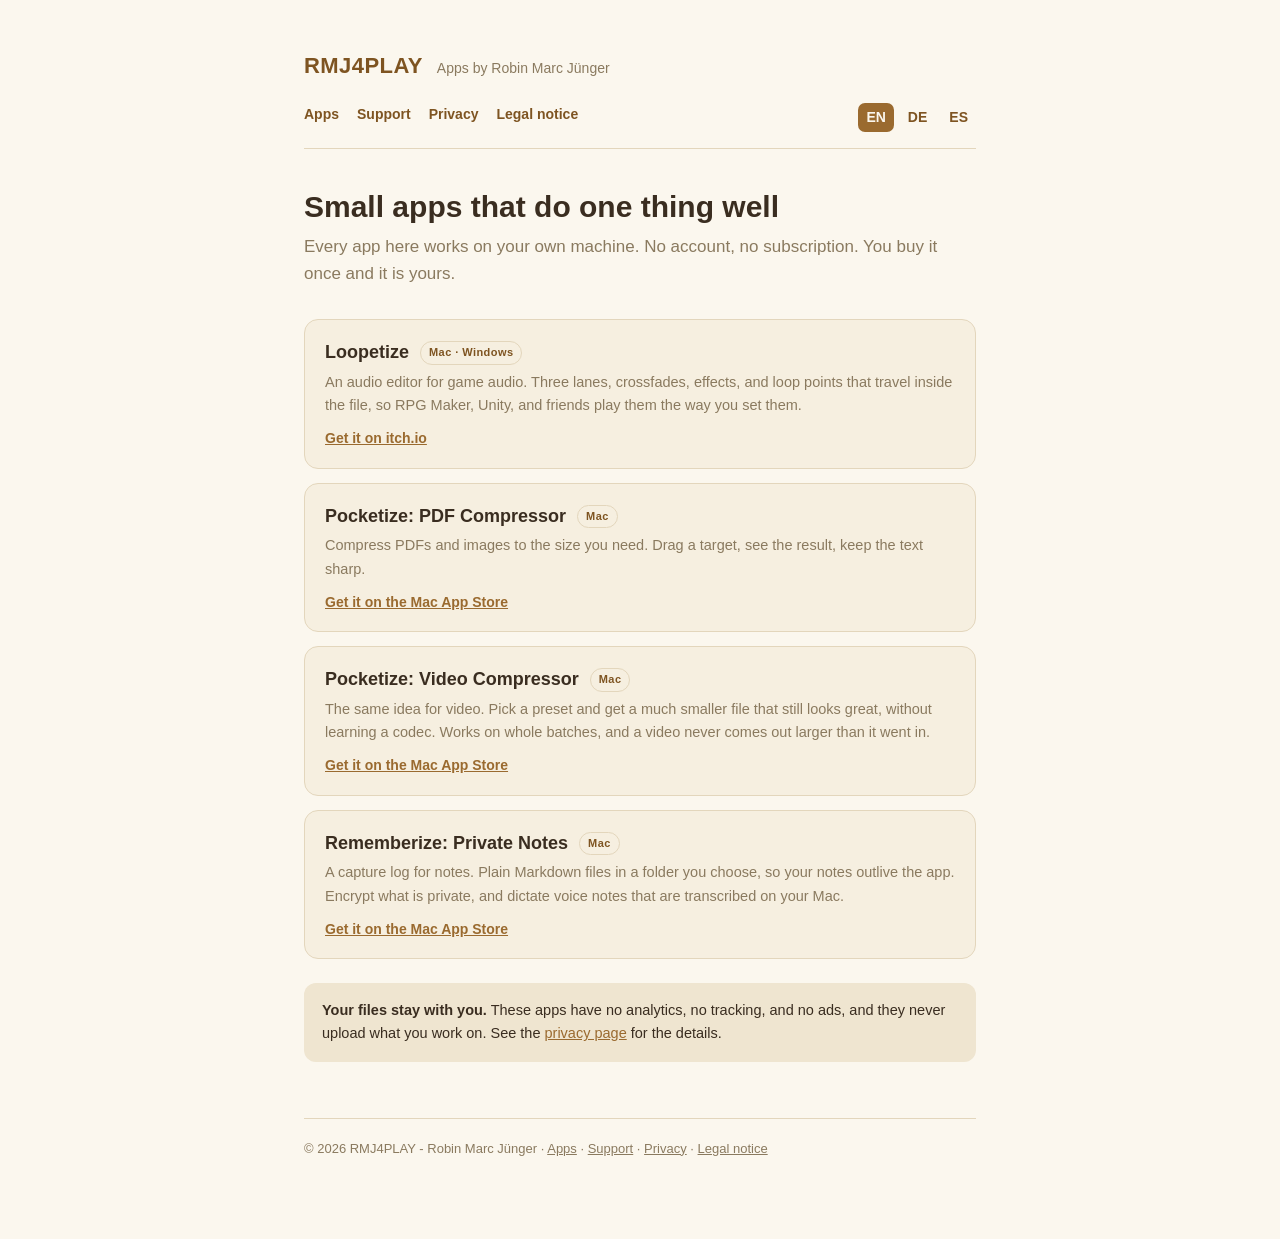
<file: index.html>
<!DOCTYPE html>
<html lang="en">
<head>
<meta charset="UTF-8">
<meta name="viewport" content="width=device-width, initial-scale=1">
<title>RMJ4PLAY, apps by Robin Marc Jünger</title>
<meta name="description" content="Small, focused apps for Mac and Windows. Your files stay on your machine.">
<link rel="stylesheet" href="style.css">
</head>
<body>
<div class="wrap">

  <header class="site">
    <a class="brand" href="index.html">RMJ4PLAY</a>
    <span class="tagline">Apps by Robin Marc Jünger</span>
  </header>

  <nav class="site">
    <a href="index.html">Apps</a>
    <a href="support.html">Support</a>
    <a href="privacy.html">Privacy</a>
    <a href="imprint.html">Legal notice</a>
    <span class="langswitch">
      <a href="index.html" class="active">EN</a>
      <a href="index-de.html">DE</a>
      <a href="index-es.html">ES</a>
    </span>
  </nav>

  <h1>Small apps that do one thing well</h1>
  <p class="lede">
    Every app here works on your own machine. No account, no subscription.
    You buy it once and it is yours.
  </p>

  <div class="apps">

    <div class="app">
      <h2>Loopetize <span class="platform">Mac · Windows</span></h2>
      <p>
        An audio editor for game audio. Three lanes, crossfades, effects, and
        loop points that travel inside the file, so RPG Maker, Unity, and
        friends play them the way you set them.
      </p>
      <p class="get"><a href="https://rmj4play.itch.io/loopetize" target="_blank" rel="noopener">Get it on itch.io</a></p>
    </div>

    <div class="app">
      <h2>Pocketize: PDF Compressor <span class="platform">Mac</span></h2>
      <p>
        Compress PDFs and images to the size you need. Drag a target, see the
        result, keep the text sharp.
      </p>
      <p class="get"><a href="https://apps.apple.com/app/id6822476097" target="_blank" rel="noopener">Get it on the Mac App Store</a></p>
    </div>

    <div class="app">
      <h2>Pocketize: Video Compressor <span class="platform">Mac</span></h2>
      <p>
        The same idea for video. Pick a preset and get a much smaller file that
        still looks great, without learning a codec. Works on whole batches, and
        a video never comes out larger than it went in.
      </p>
      <p class="get"><a href="https://apps.apple.com/app/id6816209682" target="_blank" rel="noopener">Get it on the Mac App Store</a></p>
    </div>

    <div class="app">
      <h2>Rememberize: Private Notes <span class="platform">Mac</span></h2>
      <p>
        A capture log for notes. Plain Markdown files in a folder you choose,
        so your notes outlive the app. Encrypt what is private, and dictate
        voice notes that are transcribed on your Mac.
      </p>
      <p class="get"><a href="https://apps.apple.com/app/id6826903076" target="_blank" rel="noopener">Get it on the Mac App Store</a></p>
    </div>

  </div>

  <div class="note">
    <strong>Your files stay with you.</strong> These apps have no analytics, no
    tracking, and no ads, and they never upload what you work on. See the
    <a href="privacy.html">privacy page</a> for the details.
  </div>

  <footer class="site">
    © 2026 RMJ4PLAY - Robin Marc Jünger ·
    <a href="index.html">Apps</a> ·
    <a href="support.html">Support</a> ·
    <a href="privacy.html">Privacy</a> ·
    <a href="imprint.html">Legal notice</a>
  </footer>

</div>
</body>
</html>
</file>
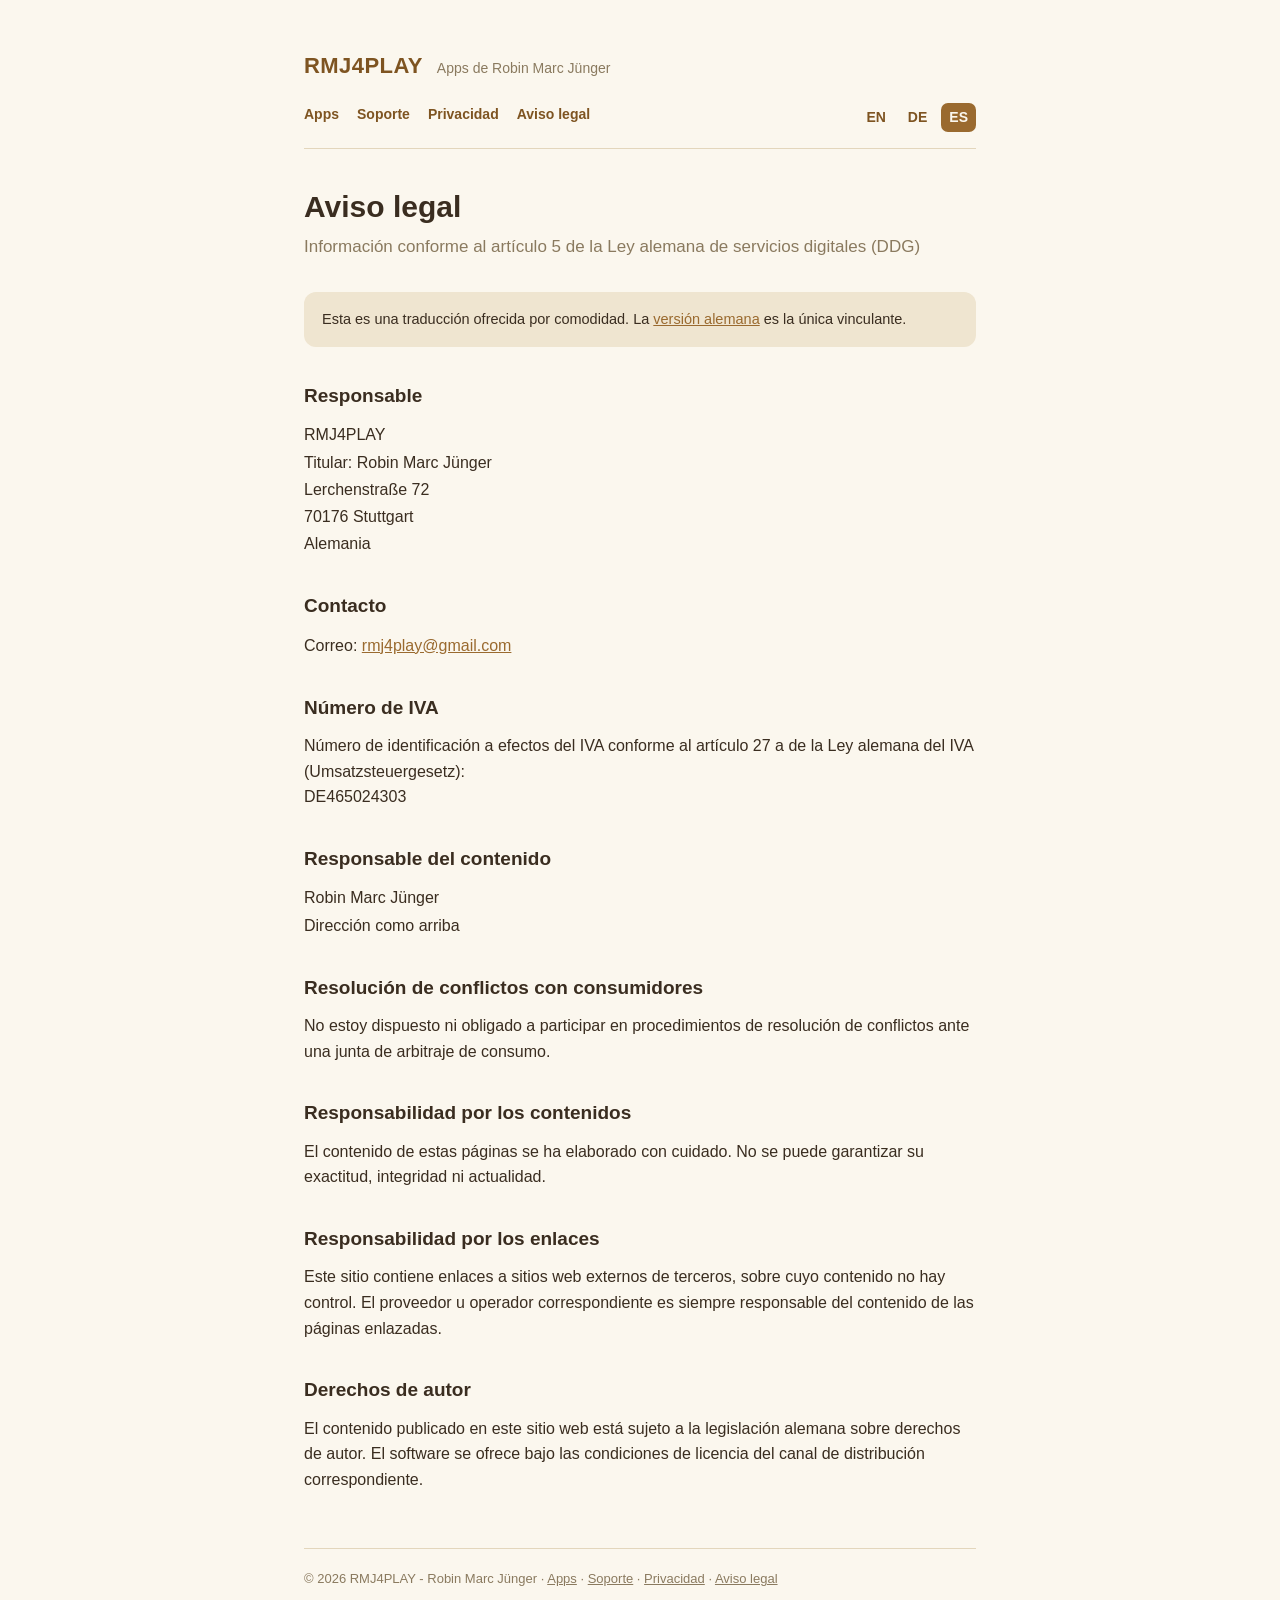
<file: aviso-legal.html>
<!DOCTYPE html>
<html lang="es">
<head>
<meta charset="UTF-8">
<meta name="viewport" content="width=device-width, initial-scale=1">
<title>Aviso legal, RMJ4PLAY</title>
<link rel="stylesheet" href="style.css">
</head>
<body>
<div class="wrap">

  <header class="site">
    <a class="brand" href="index-es.html">RMJ4PLAY</a>
    <span class="tagline">Apps de Robin Marc Jünger</span>
  </header>

  <nav class="site">
    <a href="index-es.html">Apps</a>
    <a href="support-es.html">Soporte</a>
    <a href="privacy-es.html">Privacidad</a>
    <a href="aviso-legal.html">Aviso legal</a>
    <span class="langswitch">
      <a href="imprint.html">EN</a>
      <a href="impressum.html">DE</a>
      <a href="aviso-legal.html" class="active">ES</a>
    </span>
  </nav>

  <h1>Aviso legal</h1>
  <p class="lede">Información conforme al artículo 5 de la Ley alemana de servicios digitales (DDG)</p>

  <div class="note">
    Esta es una traducción ofrecida por comodidad. La
    <a href="impressum.html">versión alemana</a> es la única vinculante.
  </div>

  <h2>Responsable</h2>
  <address>
    RMJ4PLAY<br>
    Titular: Robin Marc Jünger<br>
    Lerchenstraße 72<br>
    70176 Stuttgart<br>
    Alemania
  </address>

  <h2>Contacto</h2>
  <address>
    Correo: <a href="mailto:rmj4play@gmail.com">rmj4play@gmail.com</a>
  </address>

  <h2>Número de IVA</h2>
  <p>
    Número de identificación a efectos del IVA conforme al artículo 27 a de la
    Ley alemana del IVA (Umsatzsteuergesetz):<br>
    DE465024303
  </p>

  <h2>Responsable del contenido</h2>
  <address>
    Robin Marc Jünger<br>
    Dirección como arriba
  </address>

  <h2>Resolución de conflictos con consumidores</h2>
  <p>
    No estoy dispuesto ni obligado a participar en procedimientos de
    resolución de conflictos ante una junta de arbitraje de consumo.
  </p>

  <h2>Responsabilidad por los contenidos</h2>
  <p>
    El contenido de estas páginas se ha elaborado con cuidado. No se puede
    garantizar su exactitud, integridad ni actualidad.
  </p>

  <h2>Responsabilidad por los enlaces</h2>
  <p>
    Este sitio contiene enlaces a sitios web externos de terceros, sobre cuyo
    contenido no hay control. El proveedor u operador correspondiente es
    siempre responsable del contenido de las páginas enlazadas.
  </p>

  <h2>Derechos de autor</h2>
  <p>
    El contenido publicado en este sitio web está sujeto a la legislación
    alemana sobre derechos de autor. El software se ofrece bajo las
    condiciones de licencia del canal de distribución correspondiente.
  </p>

  <footer class="site">
    © 2026 RMJ4PLAY - Robin Marc Jünger ·
    <a href="index-es.html">Apps</a> ·
    <a href="support-es.html">Soporte</a> ·
    <a href="privacy-es.html">Privacidad</a> ·
    <a href="aviso-legal.html">Aviso legal</a>
  </footer>

</div>
</body>
</html>
</file>
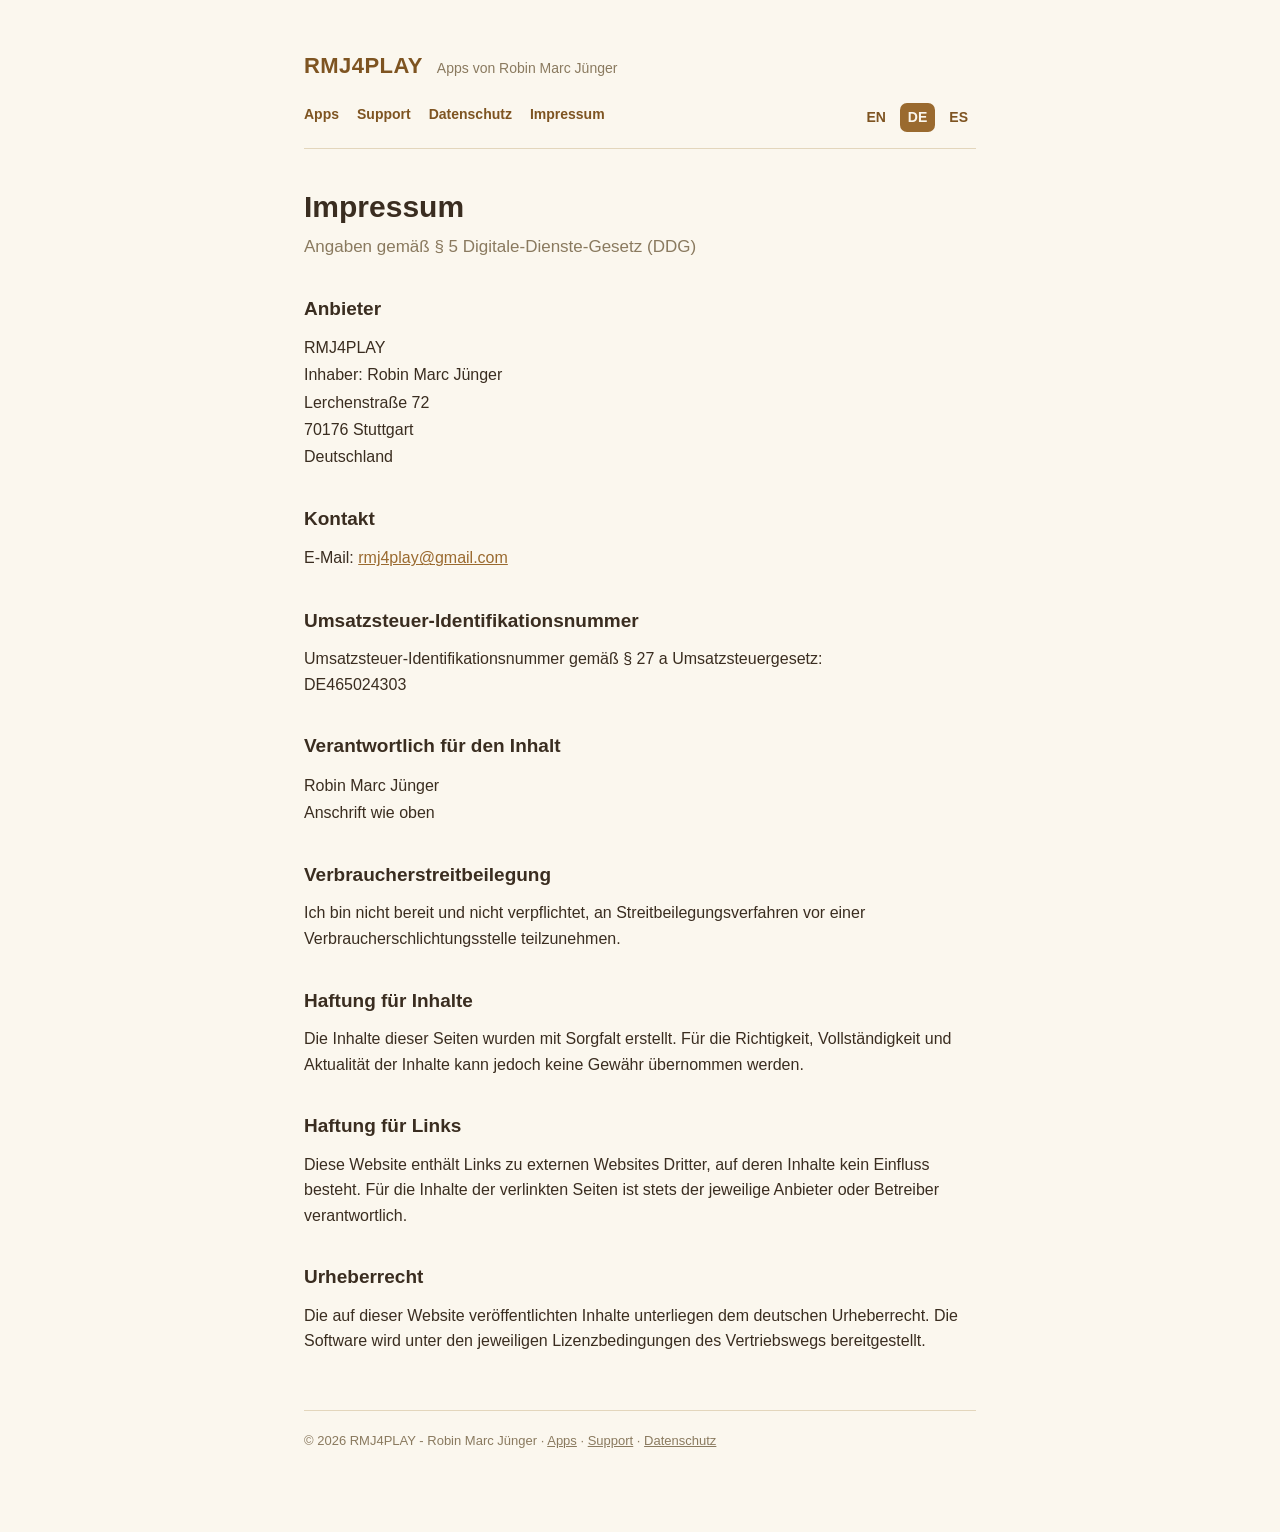
<file: impressum.html>
<!DOCTYPE html>
<html lang="de">
<head>
<meta charset="UTF-8">
<meta name="viewport" content="width=device-width, initial-scale=1">
<title>Impressum, RMJ4PLAY</title>
<link rel="stylesheet" href="style.css">
</head>
<body>
<div class="wrap">

  <header class="site">
    <a class="brand" href="index-de.html">RMJ4PLAY</a>
    <span class="tagline">Apps von Robin Marc Jünger</span>
  </header>

  <nav class="site">
    <a href="index-de.html">Apps</a>
    <a href="support-de.html">Support</a>
    <a href="privacy-de.html">Datenschutz</a>
    <a href="impressum.html">Impressum</a>
    <span class="langswitch">
      <a href="imprint.html">EN</a>
      <a href="impressum.html" class="active">DE</a>
      <a href="aviso-legal.html">ES</a>
    </span>
  </nav>

  <h1>Impressum</h1>
  <p class="lede">Angaben gemäß § 5 Digitale-Dienste-Gesetz (DDG)</p>

  <h2>Anbieter</h2>
  <address>
    RMJ4PLAY<br>
    Inhaber: Robin Marc Jünger<br>
    Lerchenstraße 72<br>
    70176 Stuttgart<br>
    Deutschland
  </address>

  <h2>Kontakt</h2>
  <address>
    E-Mail: <a href="mailto:rmj4play@gmail.com">rmj4play@gmail.com</a>
  </address>

  <h2>Umsatzsteuer-Identifikationsnummer</h2>
  <p>
    Umsatzsteuer-Identifikationsnummer gemäß § 27 a Umsatzsteuergesetz:<br>
    DE465024303
  </p>

  <h2>Verantwortlich für den Inhalt</h2>
  <address>
    Robin Marc Jünger<br>
    Anschrift wie oben
  </address>

  <h2>Verbraucherstreitbeilegung</h2>
  <p>
    Ich bin nicht bereit und nicht verpflichtet, an Streitbeilegungsverfahren
    vor einer Verbraucherschlichtungsstelle teilzunehmen.
  </p>

  <h2>Haftung für Inhalte</h2>
  <p>
    Die Inhalte dieser Seiten wurden mit Sorgfalt erstellt. Für die Richtigkeit,
    Vollständigkeit und Aktualität der Inhalte kann jedoch keine Gewähr
    übernommen werden.
  </p>

  <h2>Haftung für Links</h2>
  <p>
    Diese Website enthält Links zu externen Websites Dritter, auf deren Inhalte
    kein Einfluss besteht. Für die Inhalte der verlinkten Seiten ist stets der
    jeweilige Anbieter oder Betreiber verantwortlich.
  </p>

  <h2>Urheberrecht</h2>
  <p>
    Die auf dieser Website veröffentlichten Inhalte unterliegen dem deutschen
    Urheberrecht. Die Software wird unter den jeweiligen Lizenzbedingungen des
    Vertriebswegs bereitgestellt.
  </p>

  <footer class="site">
    © 2026 RMJ4PLAY - Robin Marc Jünger ·
    <a href="index-de.html">Apps</a> ·
    <a href="support-de.html">Support</a> ·
    <a href="privacy-de.html">Datenschutz</a>
  </footer>

</div>
</body>
</html>
</file>
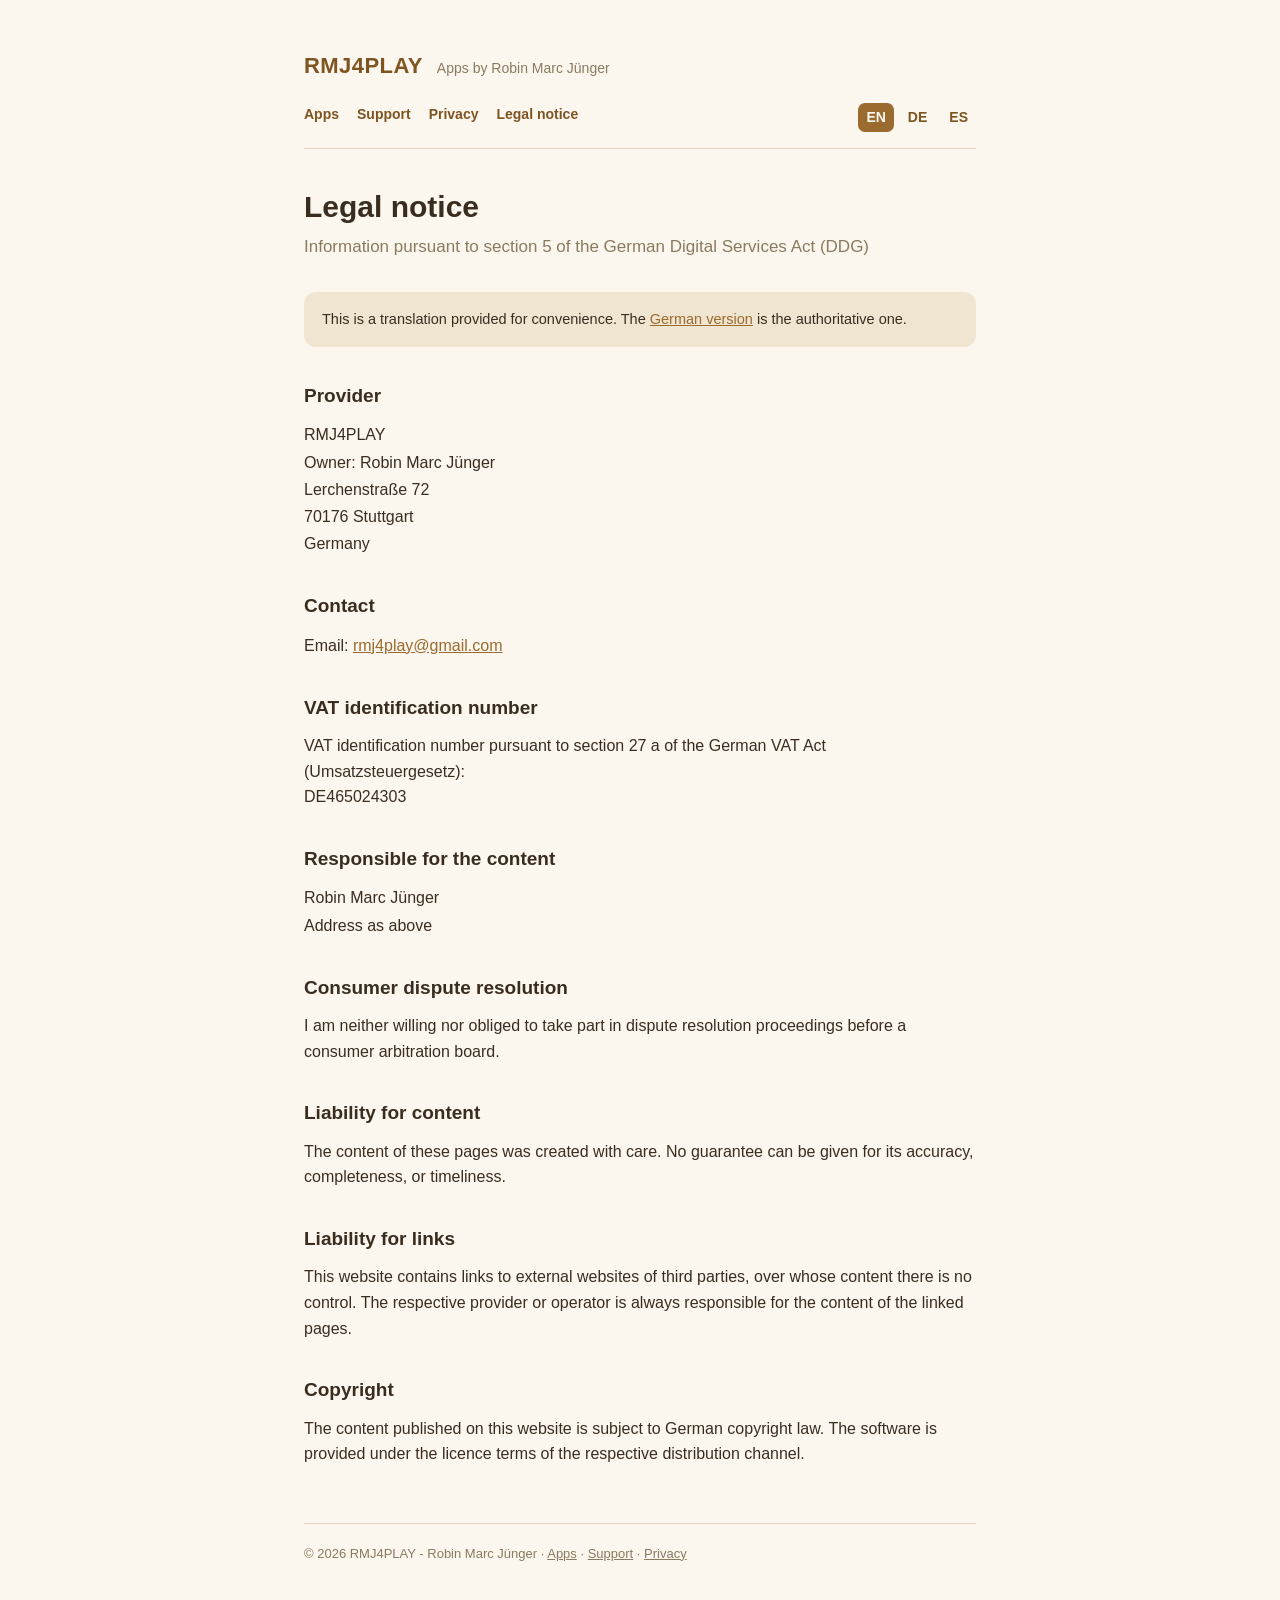
<file: imprint.html>
<!DOCTYPE html>
<html lang="en">
<head>
<meta charset="UTF-8">
<meta name="viewport" content="width=device-width, initial-scale=1">
<title>Legal notice, RMJ4PLAY</title>
<link rel="stylesheet" href="style.css">
</head>
<body>
<div class="wrap">

  <header class="site">
    <a class="brand" href="index.html">RMJ4PLAY</a>
    <span class="tagline">Apps by Robin Marc Jünger</span>
  </header>

  <nav class="site">
    <a href="index.html">Apps</a>
    <a href="support.html">Support</a>
    <a href="privacy.html">Privacy</a>
    <a href="imprint.html">Legal notice</a>
    <span class="langswitch">
      <a href="imprint.html" class="active">EN</a>
      <a href="impressum.html">DE</a>
      <a href="aviso-legal.html">ES</a>
    </span>
  </nav>

  <h1>Legal notice</h1>
  <p class="lede">Information pursuant to section 5 of the German Digital Services Act (DDG)</p>

  <div class="note">
    This is a translation provided for convenience. The
    <a href="impressum.html">German version</a> is the authoritative one.
  </div>

  <h2>Provider</h2>
  <address>
    RMJ4PLAY<br>
    Owner: Robin Marc Jünger<br>
    Lerchenstraße 72<br>
    70176 Stuttgart<br>
    Germany
  </address>

  <h2>Contact</h2>
  <address>
    Email: <a href="mailto:rmj4play@gmail.com">rmj4play@gmail.com</a>
  </address>

  <h2>VAT identification number</h2>
  <p>
    VAT identification number pursuant to section 27 a of the German VAT Act
    (Umsatzsteuergesetz):<br>
    DE465024303
  </p>

  <h2>Responsible for the content</h2>
  <address>
    Robin Marc Jünger<br>
    Address as above
  </address>

  <h2>Consumer dispute resolution</h2>
  <p>
    I am neither willing nor obliged to take part in dispute resolution
    proceedings before a consumer arbitration board.
  </p>

  <h2>Liability for content</h2>
  <p>
    The content of these pages was created with care. No guarantee can be given
    for its accuracy, completeness, or timeliness.
  </p>

  <h2>Liability for links</h2>
  <p>
    This website contains links to external websites of third parties, over
    whose content there is no control. The respective provider or operator is
    always responsible for the content of the linked pages.
  </p>

  <h2>Copyright</h2>
  <p>
    The content published on this website is subject to German copyright law.
    The software is provided under the licence terms of the respective
    distribution channel.
  </p>

  <footer class="site">
    © 2026 RMJ4PLAY - Robin Marc Jünger ·
    <a href="index.html">Apps</a> ·
    <a href="support.html">Support</a> ·
    <a href="privacy.html">Privacy</a>
  </footer>

</div>
</body>
</html>
</file>
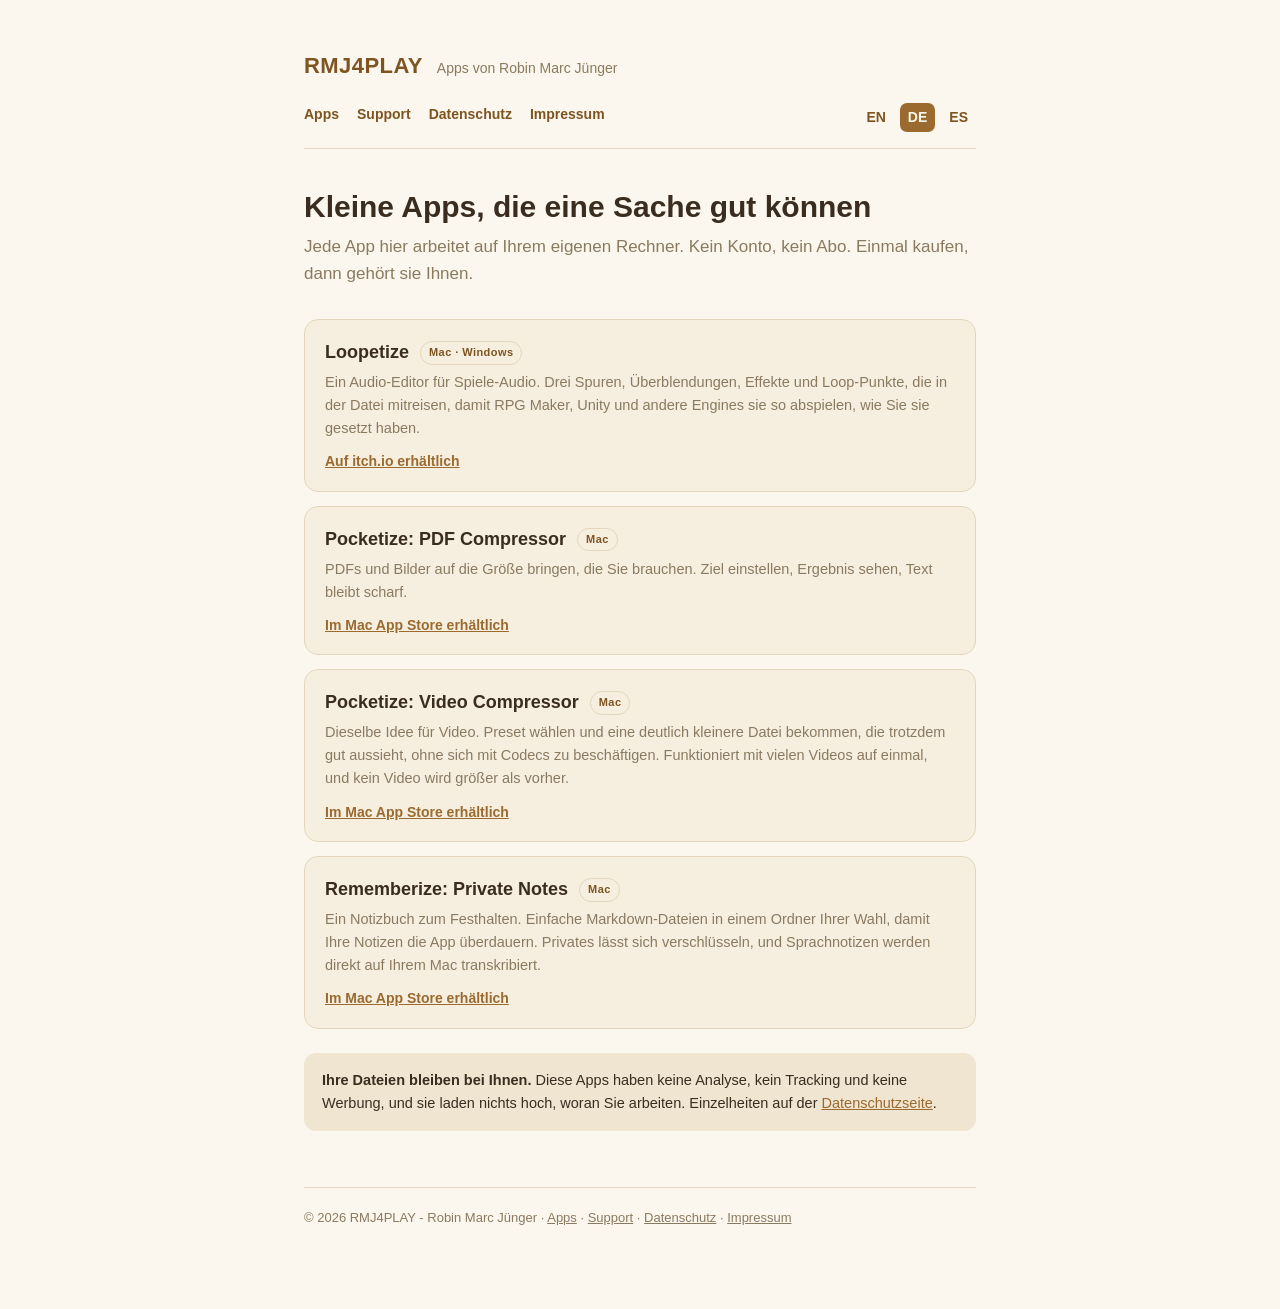
<file: index-de.html>
<!DOCTYPE html>
<html lang="de">
<head>
<meta charset="UTF-8">
<meta name="viewport" content="width=device-width, initial-scale=1">
<title>RMJ4PLAY, Apps von Robin Marc Jünger</title>
<meta name="description" content="Kleine, fokussierte Apps für Mac und Windows. Ihre Dateien bleiben auf Ihrem Rechner.">
<link rel="stylesheet" href="style.css">
</head>
<body>
<div class="wrap">

  <header class="site">
    <a class="brand" href="index-de.html">RMJ4PLAY</a>
    <span class="tagline">Apps von Robin Marc Jünger</span>
  </header>

  <nav class="site">
    <a href="index-de.html">Apps</a>
    <a href="support-de.html">Support</a>
    <a href="privacy-de.html">Datenschutz</a>
    <a href="impressum.html">Impressum</a>
    <span class="langswitch">
      <a href="index.html">EN</a>
      <a href="index-de.html" class="active">DE</a>
      <a href="index-es.html">ES</a>
    </span>
  </nav>

  <h1>Kleine Apps, die eine Sache gut können</h1>
  <p class="lede">
    Jede App hier arbeitet auf Ihrem eigenen Rechner. Kein Konto, kein Abo.
    Einmal kaufen, dann gehört sie Ihnen.
  </p>

  <div class="apps">

    <div class="app">
      <h2>Loopetize <span class="platform">Mac · Windows</span></h2>
      <p>
        Ein Audio-Editor für Spiele-Audio. Drei Spuren, Überblendungen, Effekte
        und Loop-Punkte, die in der Datei mitreisen, damit RPG Maker, Unity und
        andere Engines sie so abspielen, wie Sie sie gesetzt haben.
      </p>
      <p class="get"><a href="https://rmj4play.itch.io/loopetize" target="_blank" rel="noopener">Auf itch.io erhältlich</a></p>
    </div>

    <div class="app">
      <h2>Pocketize: PDF Compressor <span class="platform">Mac</span></h2>
      <p>
        PDFs und Bilder auf die Größe bringen, die Sie brauchen. Ziel einstellen,
        Ergebnis sehen, Text bleibt scharf.
      </p>
      <p class="get"><a href="https://apps.apple.com/app/id6822476097" target="_blank" rel="noopener">Im Mac App Store erhältlich</a></p>
    </div>

    <div class="app">
      <h2>Pocketize: Video Compressor <span class="platform">Mac</span></h2>
      <p>
        Dieselbe Idee für Video. Preset wählen und eine deutlich kleinere Datei
        bekommen, die trotzdem gut aussieht, ohne sich mit Codecs zu
        beschäftigen. Funktioniert mit vielen Videos auf einmal, und kein Video
        wird größer als vorher.
      </p>
      <p class="get"><a href="https://apps.apple.com/app/id6816209682" target="_blank" rel="noopener">Im Mac App Store erhältlich</a></p>
    </div>

    <div class="app">
      <h2>Rememberize: Private Notes <span class="platform">Mac</span></h2>
      <p>
        Ein Notizbuch zum Festhalten. Einfache Markdown-Dateien in einem Ordner
        Ihrer Wahl, damit Ihre Notizen die App überdauern. Privates lässt sich
        verschlüsseln, und Sprachnotizen werden direkt auf Ihrem Mac
        transkribiert.
      </p>
      <p class="get"><a href="https://apps.apple.com/app/id6826903076" target="_blank" rel="noopener">Im Mac App Store erhältlich</a></p>
    </div>

  </div>

  <div class="note">
    <strong>Ihre Dateien bleiben bei Ihnen.</strong> Diese Apps haben keine
    Analyse, kein Tracking und keine Werbung, und sie laden nichts hoch, woran
    Sie arbeiten. Einzelheiten auf der
    <a href="privacy-de.html">Datenschutzseite</a>.
  </div>

  <footer class="site">
    © 2026 RMJ4PLAY - Robin Marc Jünger ·
    <a href="index-de.html">Apps</a> ·
    <a href="support-de.html">Support</a> ·
    <a href="privacy-de.html">Datenschutz</a> ·
    <a href="impressum.html">Impressum</a>
  </footer>

</div>
</body>
</html>
</file>
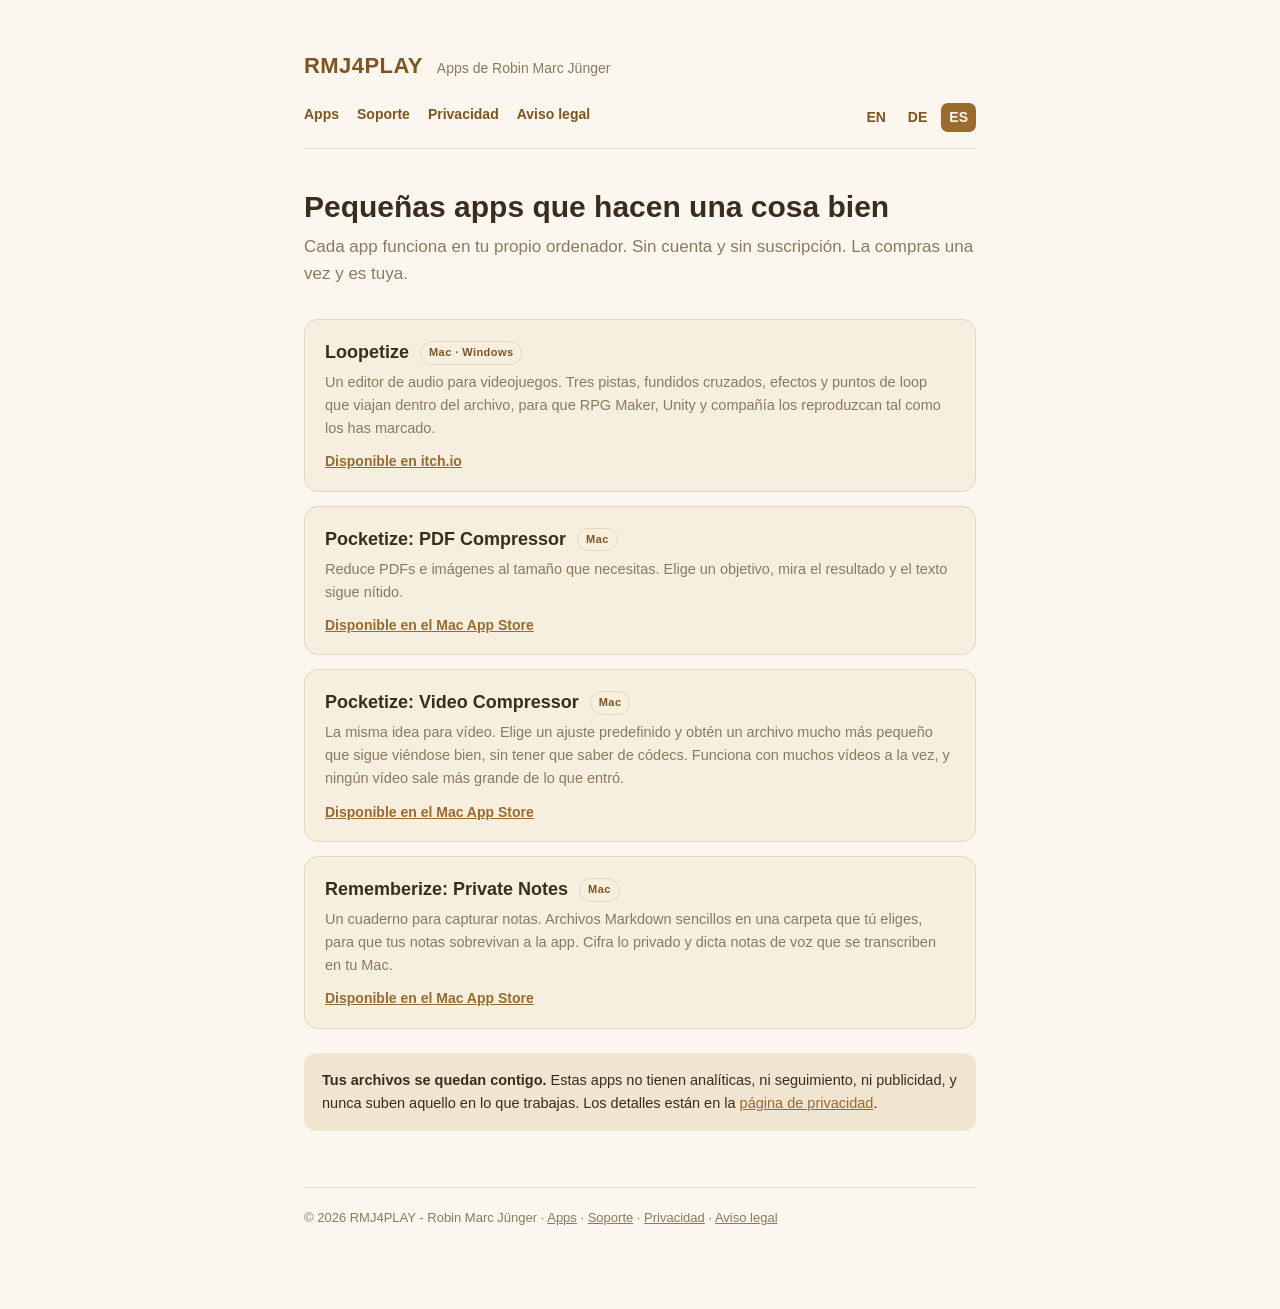
<file: index-es.html>
<!DOCTYPE html>
<html lang="es">
<head>
<meta charset="UTF-8">
<meta name="viewport" content="width=device-width, initial-scale=1">
<title>RMJ4PLAY, apps de Robin Marc Jünger</title>
<meta name="description" content="Apps pequeñas y centradas para Mac y Windows. Tus archivos se quedan en tu ordenador.">
<link rel="stylesheet" href="style.css">
</head>
<body>
<div class="wrap">

  <header class="site">
    <a class="brand" href="index-es.html">RMJ4PLAY</a>
    <span class="tagline">Apps de Robin Marc Jünger</span>
  </header>

  <nav class="site">
    <a href="index-es.html">Apps</a>
    <a href="support-es.html">Soporte</a>
    <a href="privacy-es.html">Privacidad</a>
    <a href="aviso-legal.html">Aviso legal</a>
    <span class="langswitch">
      <a href="index.html">EN</a>
      <a href="index-de.html">DE</a>
      <a href="index-es.html" class="active">ES</a>
    </span>
  </nav>

  <h1>Pequeñas apps que hacen una cosa bien</h1>
  <p class="lede">
    Cada app funciona en tu propio ordenador. Sin cuenta y sin suscripción.
    La compras una vez y es tuya.
  </p>

  <div class="apps">

    <div class="app">
      <h2>Loopetize <span class="platform">Mac · Windows</span></h2>
      <p>
        Un editor de audio para videojuegos. Tres pistas, fundidos cruzados,
        efectos y puntos de loop que viajan dentro del archivo, para que RPG
        Maker, Unity y compañía los reproduzcan tal como los has marcado.
      </p>
      <p class="get"><a href="https://rmj4play.itch.io/loopetize" target="_blank" rel="noopener">Disponible en itch.io</a></p>
    </div>

    <div class="app">
      <h2>Pocketize: PDF Compressor <span class="platform">Mac</span></h2>
      <p>
        Reduce PDFs e imágenes al tamaño que necesitas. Elige un objetivo, mira
        el resultado y el texto sigue nítido.
      </p>
      <p class="get"><a href="https://apps.apple.com/app/id6822476097" target="_blank" rel="noopener">Disponible en el Mac App Store</a></p>
    </div>

    <div class="app">
      <h2>Pocketize: Video Compressor <span class="platform">Mac</span></h2>
      <p>
        La misma idea para vídeo. Elige un ajuste predefinido y obtén un archivo
        mucho más pequeño que sigue viéndose bien, sin tener que saber de
        códecs. Funciona con muchos vídeos a la vez, y ningún vídeo sale más
        grande de lo que entró.
      </p>
      <p class="get"><a href="https://apps.apple.com/app/id6816209682" target="_blank" rel="noopener">Disponible en el Mac App Store</a></p>
    </div>

    <div class="app">
      <h2>Rememberize: Private Notes <span class="platform">Mac</span></h2>
      <p>
        Un cuaderno para capturar notas. Archivos Markdown sencillos en una
        carpeta que tú eliges, para que tus notas sobrevivan a la app. Cifra lo
        privado y dicta notas de voz que se transcriben en tu Mac.
      </p>
      <p class="get"><a href="https://apps.apple.com/app/id6826903076" target="_blank" rel="noopener">Disponible en el Mac App Store</a></p>
    </div>

  </div>

  <div class="note">
    <strong>Tus archivos se quedan contigo.</strong> Estas apps no tienen
    analíticas, ni seguimiento, ni publicidad, y nunca suben aquello en lo que
    trabajas. Los detalles están en la
    <a href="privacy-es.html">página de privacidad</a>.
  </div>

  <footer class="site">
    © 2026 RMJ4PLAY - Robin Marc Jünger ·
    <a href="index-es.html">Apps</a> ·
    <a href="support-es.html">Soporte</a> ·
    <a href="privacy-es.html">Privacidad</a> ·
    <a href="aviso-legal.html">Aviso legal</a>
  </footer>

</div>
</body>
</html>
</file>
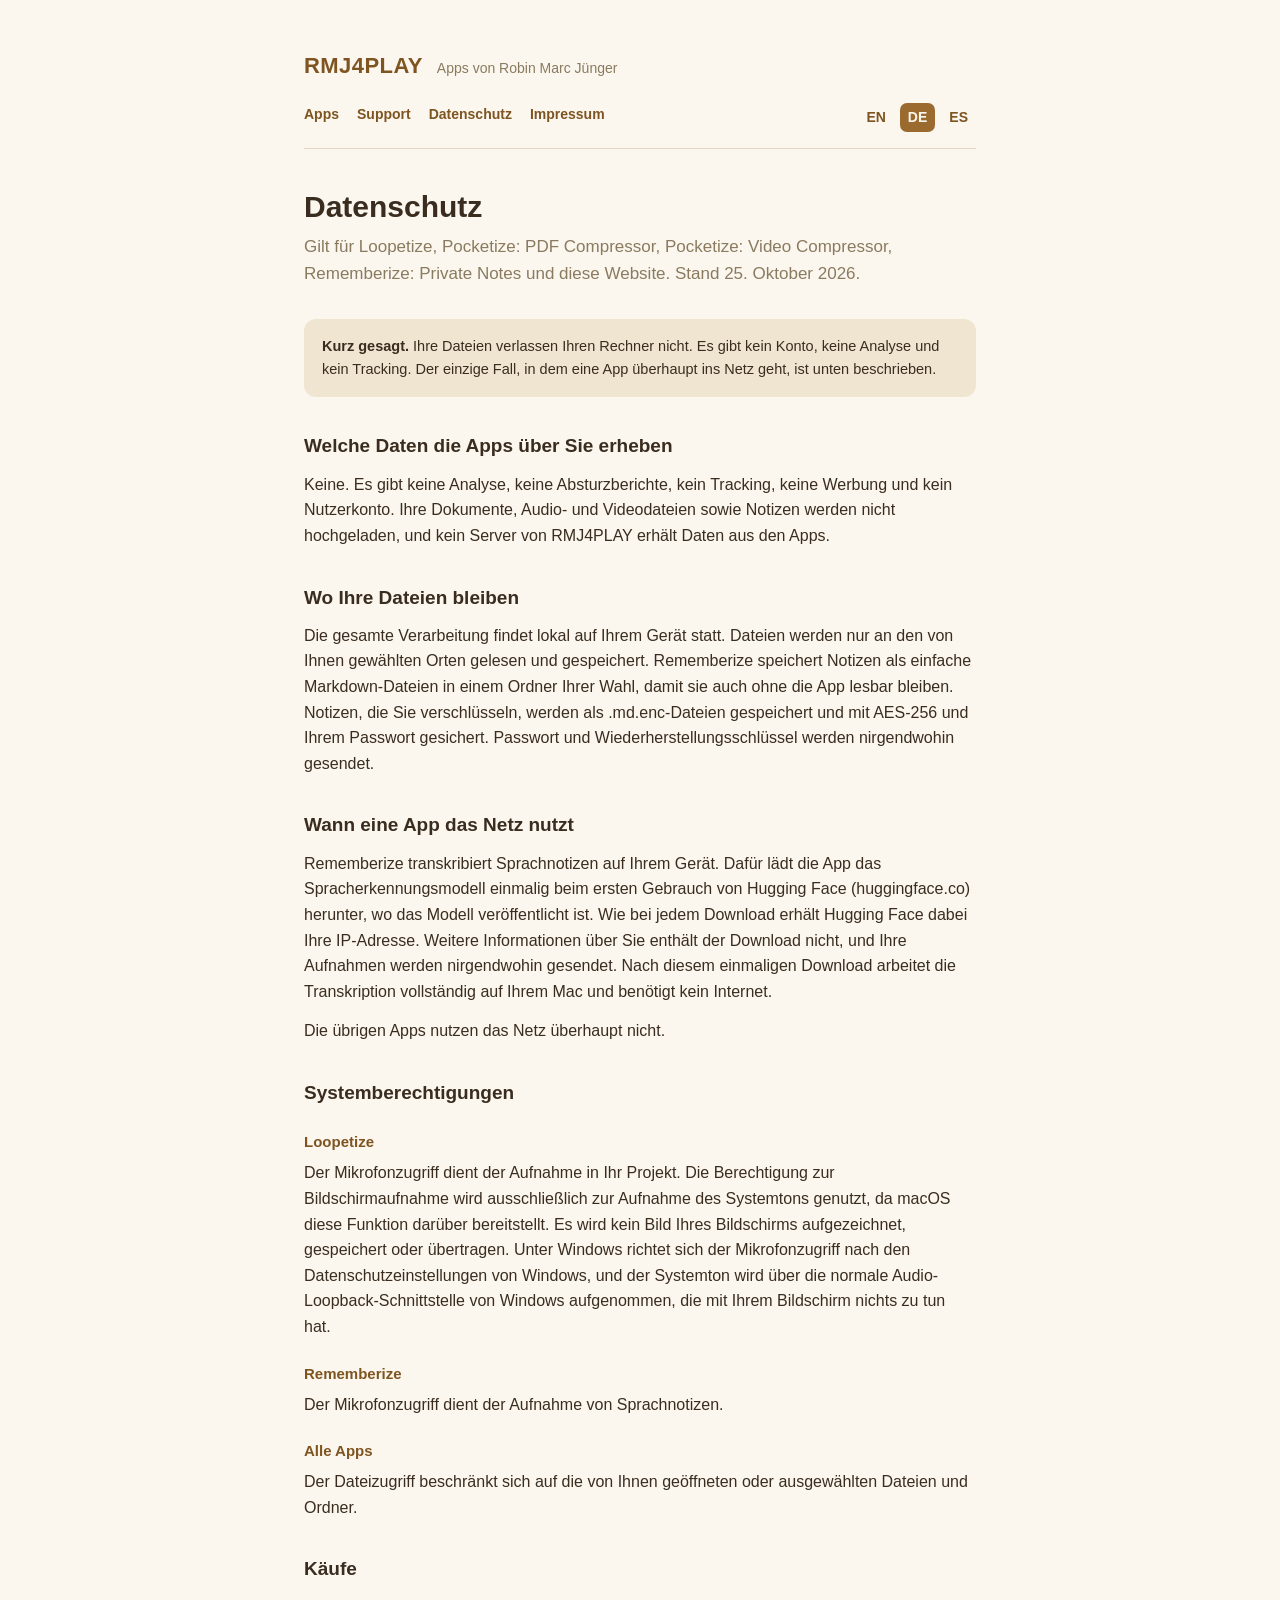
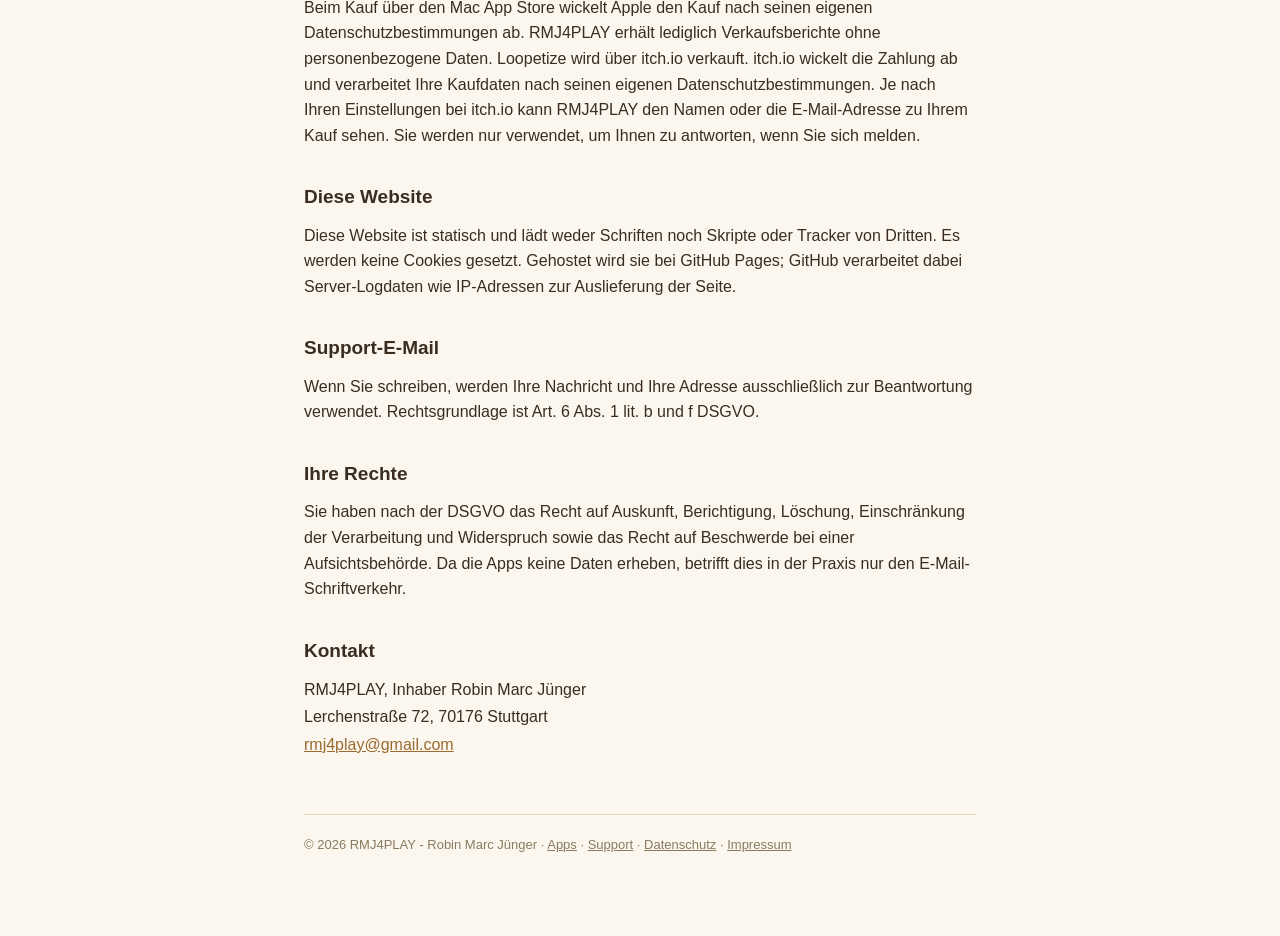
<file: privacy-de.html>
<!DOCTYPE html>
<html lang="de">
<head>
<meta charset="UTF-8">
<meta name="viewport" content="width=device-width, initial-scale=1">
<title>Datenschutz, RMJ4PLAY</title>
<link rel="stylesheet" href="style.css">
</head>
<body>
<div class="wrap">

  <header class="site">
    <a class="brand" href="index-de.html">RMJ4PLAY</a>
    <span class="tagline">Apps von Robin Marc Jünger</span>
  </header>

  <nav class="site">
    <a href="index-de.html">Apps</a>
    <a href="support-de.html">Support</a>
    <a href="privacy-de.html">Datenschutz</a>
    <a href="impressum.html">Impressum</a>
    <span class="langswitch">
      <a href="privacy.html">EN</a>
      <a href="privacy-de.html" class="active">DE</a>
      <a href="privacy-es.html">ES</a>
    </span>
  </nav>

  <h1>Datenschutz</h1>
  <p class="lede">
    Gilt für Loopetize, Pocketize: PDF Compressor, Pocketize: Video
    Compressor, Rememberize: Private
    Notes und diese Website. Stand 25. Oktober 2026.
  </p>

  <div class="note">
    <strong>Kurz gesagt.</strong> Ihre Dateien verlassen Ihren Rechner nicht. Es
    gibt kein Konto, keine Analyse und kein Tracking. Der einzige Fall, in dem
    eine App überhaupt ins Netz geht, ist unten beschrieben.
  </div>

  <h2>Welche Daten die Apps über Sie erheben</h2>
  <p>
    Keine. Es gibt keine Analyse, keine Absturzberichte, kein Tracking, keine
    Werbung und kein Nutzerkonto. Ihre Dokumente, Audio- und Videodateien sowie
    Notizen werden nicht hochgeladen, und kein Server von RMJ4PLAY erhält
    Daten aus den Apps.
  </p>

  <h2>Wo Ihre Dateien bleiben</h2>
  <p>
    Die gesamte Verarbeitung findet lokal auf Ihrem Gerät statt. Dateien werden
    nur an den von Ihnen gewählten Orten gelesen und gespeichert. Rememberize
    speichert Notizen als einfache Markdown-Dateien in einem Ordner Ihrer Wahl,
    damit sie auch ohne die App lesbar bleiben. Notizen, die Sie verschlüsseln,
    werden als .md.enc-Dateien gespeichert und mit AES-256 und Ihrem Passwort
    gesichert. Passwort und Wiederherstellungsschlüssel werden nirgendwohin
    gesendet.
  </p>

  <h2>Wann eine App das Netz nutzt</h2>
  <p>
    Rememberize transkribiert Sprachnotizen auf Ihrem Gerät. Dafür lädt die App
    das Spracherkennungsmodell einmalig beim ersten Gebrauch von Hugging Face
    (huggingface.co) herunter, wo das Modell veröffentlicht ist. Wie bei jedem
    Download erhält Hugging Face dabei Ihre IP-Adresse. Weitere Informationen
    über Sie enthält der Download nicht, und Ihre Aufnahmen werden nirgendwohin
    gesendet. Nach diesem einmaligen
    Download arbeitet die Transkription vollständig auf Ihrem Mac und benötigt
    kein Internet.
  </p>
  <p>
    Die übrigen Apps nutzen das Netz überhaupt nicht.
  </p>

  <h2>Systemberechtigungen</h2>
  <h3>Loopetize</h3>
  <p>
    Der Mikrofonzugriff dient der Aufnahme in Ihr Projekt. Die Berechtigung zur
    Bildschirmaufnahme wird ausschließlich zur Aufnahme des Systemtons genutzt,
    da macOS diese Funktion darüber bereitstellt. Es wird kein Bild Ihres
    Bildschirms aufgezeichnet, gespeichert oder übertragen. Unter Windows
    richtet sich der Mikrofonzugriff nach den Datenschutzeinstellungen von
    Windows, und der Systemton wird über die normale Audio-Loopback-Schnittstelle
    von Windows aufgenommen, die mit Ihrem Bildschirm nichts zu tun hat.
  </p>
  <h3>Rememberize</h3>
  <p>
    Der Mikrofonzugriff dient der Aufnahme von Sprachnotizen.
  </p>
  <h3>Alle Apps</h3>
  <p>
    Der Dateizugriff beschränkt sich auf die von Ihnen geöffneten oder
    ausgewählten Dateien und Ordner.
  </p>

  <h2>Käufe</h2>
  <p>
    Beim Kauf über den Mac App Store wickelt Apple den Kauf nach seinen eigenen
    Datenschutzbestimmungen ab. RMJ4PLAY erhält lediglich Verkaufsberichte ohne
    personenbezogene Daten. Loopetize wird über itch.io verkauft. itch.io wickelt die
    Zahlung ab und verarbeitet Ihre Kaufdaten nach seinen eigenen
    Datenschutzbestimmungen. Je nach Ihren Einstellungen bei itch.io kann
    RMJ4PLAY den Namen oder die E-Mail-Adresse zu Ihrem Kauf sehen. Sie werden
    nur verwendet, um Ihnen zu antworten, wenn Sie sich melden.
  </p>

  <h2>Diese Website</h2>
  <p>
    Diese Website ist statisch und lädt weder Schriften noch Skripte oder
    Tracker von Dritten. Es werden keine Cookies gesetzt. Gehostet wird sie bei
    GitHub Pages; GitHub verarbeitet dabei Server-Logdaten wie IP-Adressen zur
    Auslieferung der Seite.
  </p>

  <h2>Support-E-Mail</h2>
  <p>
    Wenn Sie schreiben, werden Ihre Nachricht und Ihre Adresse ausschließlich
    zur Beantwortung verwendet. Rechtsgrundlage ist Art. 6 Abs. 1 lit. b und f
    DSGVO.
  </p>

  <h2>Ihre Rechte</h2>
  <p>
    Sie haben nach der DSGVO das Recht auf Auskunft, Berichtigung, Löschung,
    Einschränkung der Verarbeitung und Widerspruch sowie das Recht auf
    Beschwerde bei einer Aufsichtsbehörde. Da die Apps keine Daten erheben,
    betrifft dies in der Praxis nur den E-Mail-Schriftverkehr.
  </p>

  <h2>Kontakt</h2>
  <address>
    RMJ4PLAY, Inhaber Robin Marc Jünger<br>
    Lerchenstraße 72, 70176 Stuttgart<br>
    <a href="mailto:rmj4play@gmail.com">rmj4play@gmail.com</a>
  </address>

  <footer class="site">
    © 2026 RMJ4PLAY - Robin Marc Jünger ·
    <a href="index-de.html">Apps</a> ·
    <a href="support-de.html">Support</a> ·
    <a href="privacy-de.html">Datenschutz</a> ·
    <a href="impressum.html">Impressum</a>
  </footer>

</div>
</body>
</html>
</file>
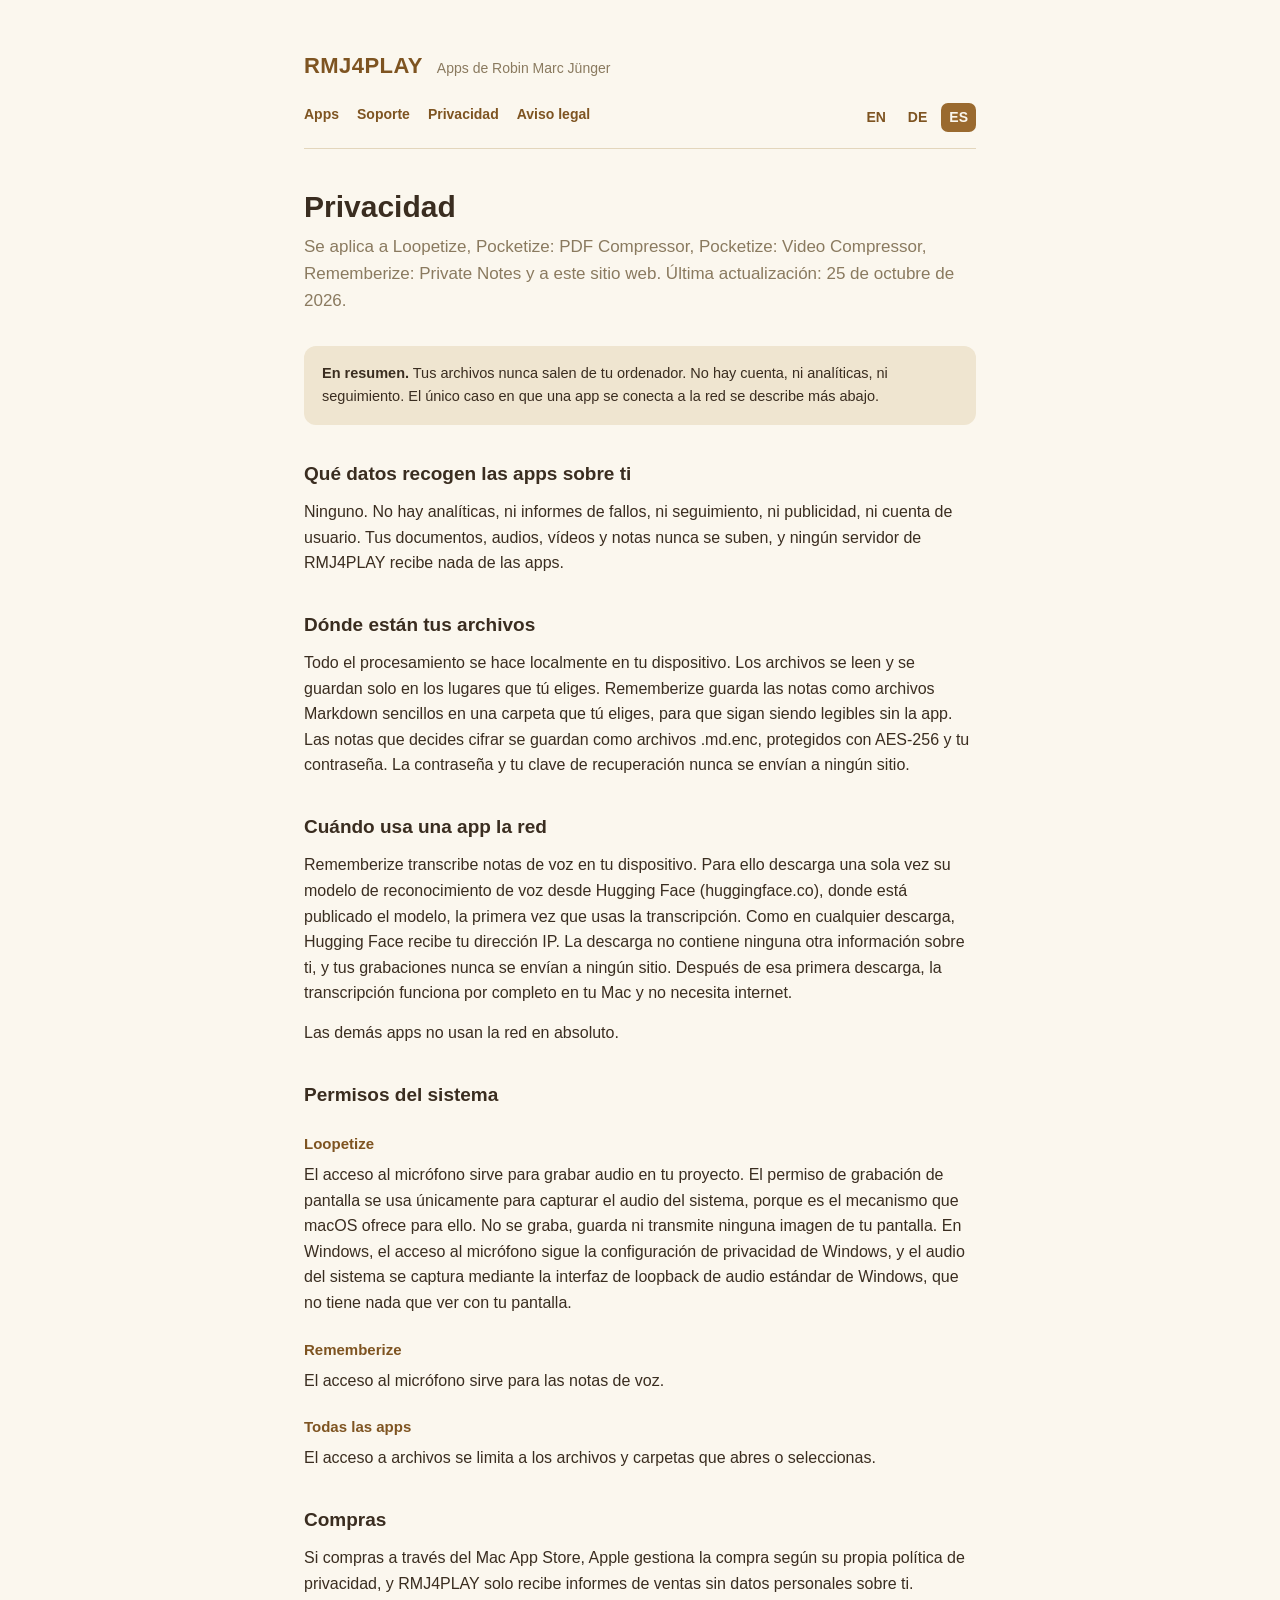
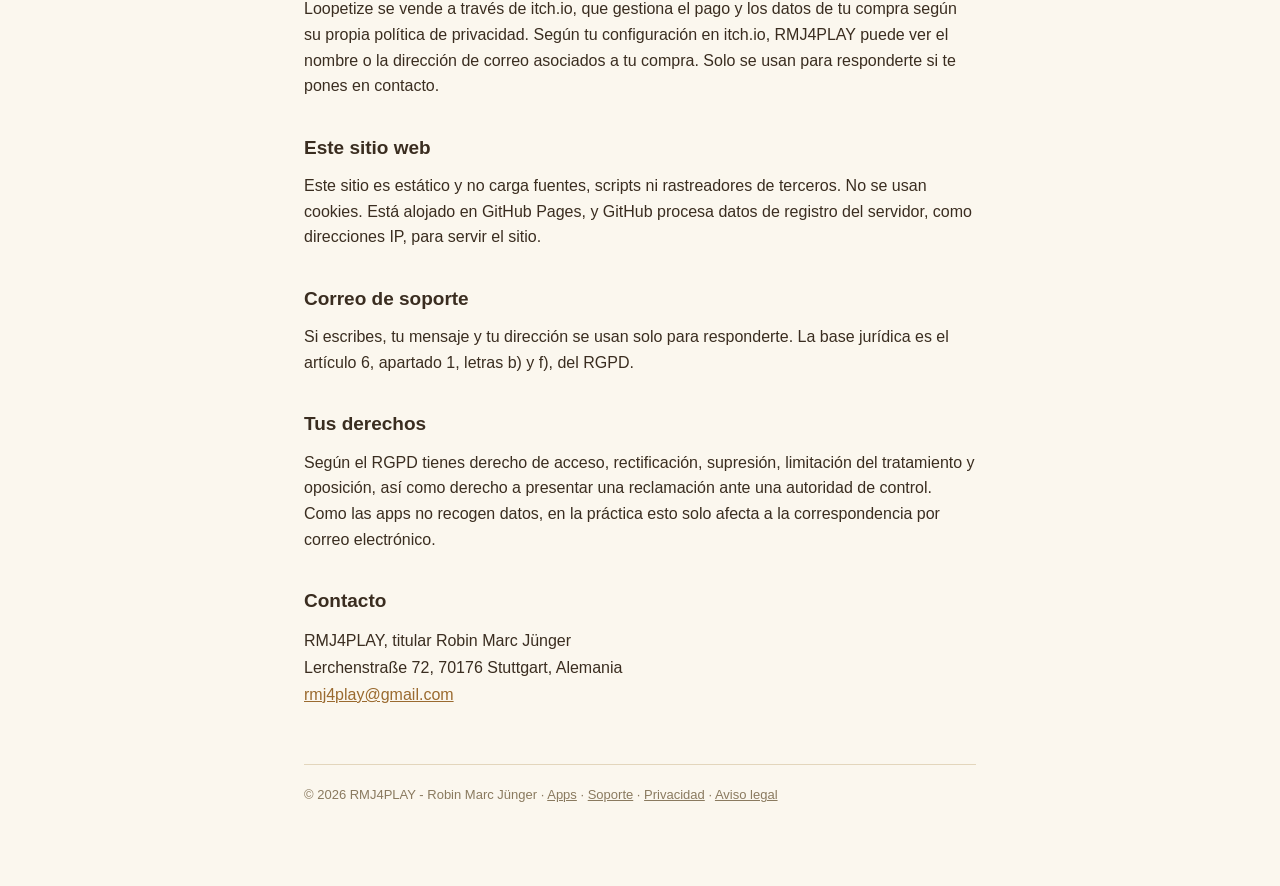
<file: privacy-es.html>
<!DOCTYPE html>
<html lang="es">
<head>
<meta charset="UTF-8">
<meta name="viewport" content="width=device-width, initial-scale=1">
<title>Privacidad, RMJ4PLAY</title>
<link rel="stylesheet" href="style.css">
</head>
<body>
<div class="wrap">

  <header class="site">
    <a class="brand" href="index-es.html">RMJ4PLAY</a>
    <span class="tagline">Apps de Robin Marc Jünger</span>
  </header>

  <nav class="site">
    <a href="index-es.html">Apps</a>
    <a href="support-es.html">Soporte</a>
    <a href="privacy-es.html">Privacidad</a>
    <a href="aviso-legal.html">Aviso legal</a>
    <span class="langswitch">
      <a href="privacy.html">EN</a>
      <a href="privacy-de.html">DE</a>
      <a href="privacy-es.html" class="active">ES</a>
    </span>
  </nav>

  <h1>Privacidad</h1>
  <p class="lede">
    Se aplica a Loopetize, Pocketize: PDF Compressor, Pocketize: Video
    Compressor, Rememberize: Private
    Notes y a este sitio web. Última actualización: 25 de
    octubre de 2026.
  </p>

  <div class="note">
    <strong>En resumen.</strong> Tus archivos nunca salen de tu ordenador. No
    hay cuenta, ni analíticas, ni seguimiento. El único caso en que una app se
    conecta a la red se describe más abajo.
  </div>

  <h2>Qué datos recogen las apps sobre ti</h2>
  <p>
    Ninguno. No hay analíticas, ni informes de fallos, ni seguimiento, ni
    publicidad, ni cuenta de usuario. Tus documentos, audios, vídeos y notas
    nunca se suben, y ningún servidor de RMJ4PLAY recibe nada de las apps.
  </p>

  <h2>Dónde están tus archivos</h2>
  <p>
    Todo el procesamiento se hace localmente en tu dispositivo. Los archivos se
    leen y se guardan solo en los lugares que tú eliges. Rememberize guarda las
    notas como archivos Markdown sencillos en una carpeta que tú eliges, para
    que sigan siendo legibles sin la app. Las notas que decides cifrar se
    guardan como archivos .md.enc, protegidos con AES-256 y tu contraseña. La
    contraseña y tu clave de recuperación nunca se envían a ningún sitio.
  </p>

  <h2>Cuándo usa una app la red</h2>
  <p>
    Rememberize transcribe notas de voz en tu dispositivo. Para ello descarga
    una sola vez su modelo de reconocimiento de voz desde Hugging Face
    (huggingface.co), donde está publicado el modelo, la primera vez que usas
    la transcripción. Como en cualquier descarga, Hugging Face recibe tu
    dirección IP. La descarga no contiene ninguna otra información sobre ti, y
    tus grabaciones nunca se envían a ningún sitio. Después de esa primera
    descarga, la transcripción funciona por completo en tu Mac y no necesita
    internet.
  </p>
  <p>
    Las demás apps no usan la red en absoluto.
  </p>

  <h2>Permisos del sistema</h2>
  <h3>Loopetize</h3>
  <p>
    El acceso al micrófono sirve para grabar audio en tu proyecto. El permiso
    de grabación de pantalla se usa únicamente para capturar el audio del
    sistema, porque es el mecanismo que macOS ofrece para ello. No se graba,
    guarda ni transmite ninguna imagen de tu pantalla. En Windows, el acceso al
    micrófono sigue la configuración de privacidad de Windows, y el audio del
    sistema se captura mediante la interfaz de loopback de audio estándar de
    Windows, que no tiene nada que ver con tu pantalla.
  </p>
  <h3>Rememberize</h3>
  <p>
    El acceso al micrófono sirve para las notas de voz.
  </p>
  <h3>Todas las apps</h3>
  <p>
    El acceso a archivos se limita a los archivos y carpetas que abres o
    seleccionas.
  </p>

  <h2>Compras</h2>
  <p>
    Si compras a través del Mac App Store, Apple gestiona la compra según su
    propia política de privacidad, y RMJ4PLAY solo recibe informes de ventas
    sin datos personales sobre ti. Loopetize se vende a través de itch.io, que
    gestiona el pago y los datos de tu compra según su propia política de
    privacidad. Según tu configuración en itch.io, RMJ4PLAY puede ver el
    nombre o la dirección de correo asociados a tu compra. Solo se usan para
    responderte si te pones en contacto.
  </p>

  <h2>Este sitio web</h2>
  <p>
    Este sitio es estático y no carga fuentes, scripts ni rastreadores de
    terceros. No se usan cookies. Está alojado en GitHub Pages, y GitHub
    procesa datos de registro del servidor, como direcciones IP, para servir
    el sitio.
  </p>

  <h2>Correo de soporte</h2>
  <p>
    Si escribes, tu mensaje y tu dirección se usan solo para responderte. La
    base jurídica es el artículo 6, apartado 1, letras b) y f), del RGPD.
  </p>

  <h2>Tus derechos</h2>
  <p>
    Según el RGPD tienes derecho de acceso, rectificación, supresión,
    limitación del tratamiento y oposición, así como derecho a presentar una
    reclamación ante una autoridad de control. Como las apps no recogen datos,
    en la práctica esto solo afecta a la correspondencia por correo
    electrónico.
  </p>

  <h2>Contacto</h2>
  <address>
    RMJ4PLAY, titular Robin Marc Jünger<br>
    Lerchenstraße 72, 70176 Stuttgart, Alemania<br>
    <a href="mailto:rmj4play@gmail.com">rmj4play@gmail.com</a>
  </address>

  <footer class="site">
    © 2026 RMJ4PLAY - Robin Marc Jünger ·
    <a href="index-es.html">Apps</a> ·
    <a href="support-es.html">Soporte</a> ·
    <a href="privacy-es.html">Privacidad</a> ·
    <a href="aviso-legal.html">Aviso legal</a>
  </footer>

</div>
</body>
</html>
</file>
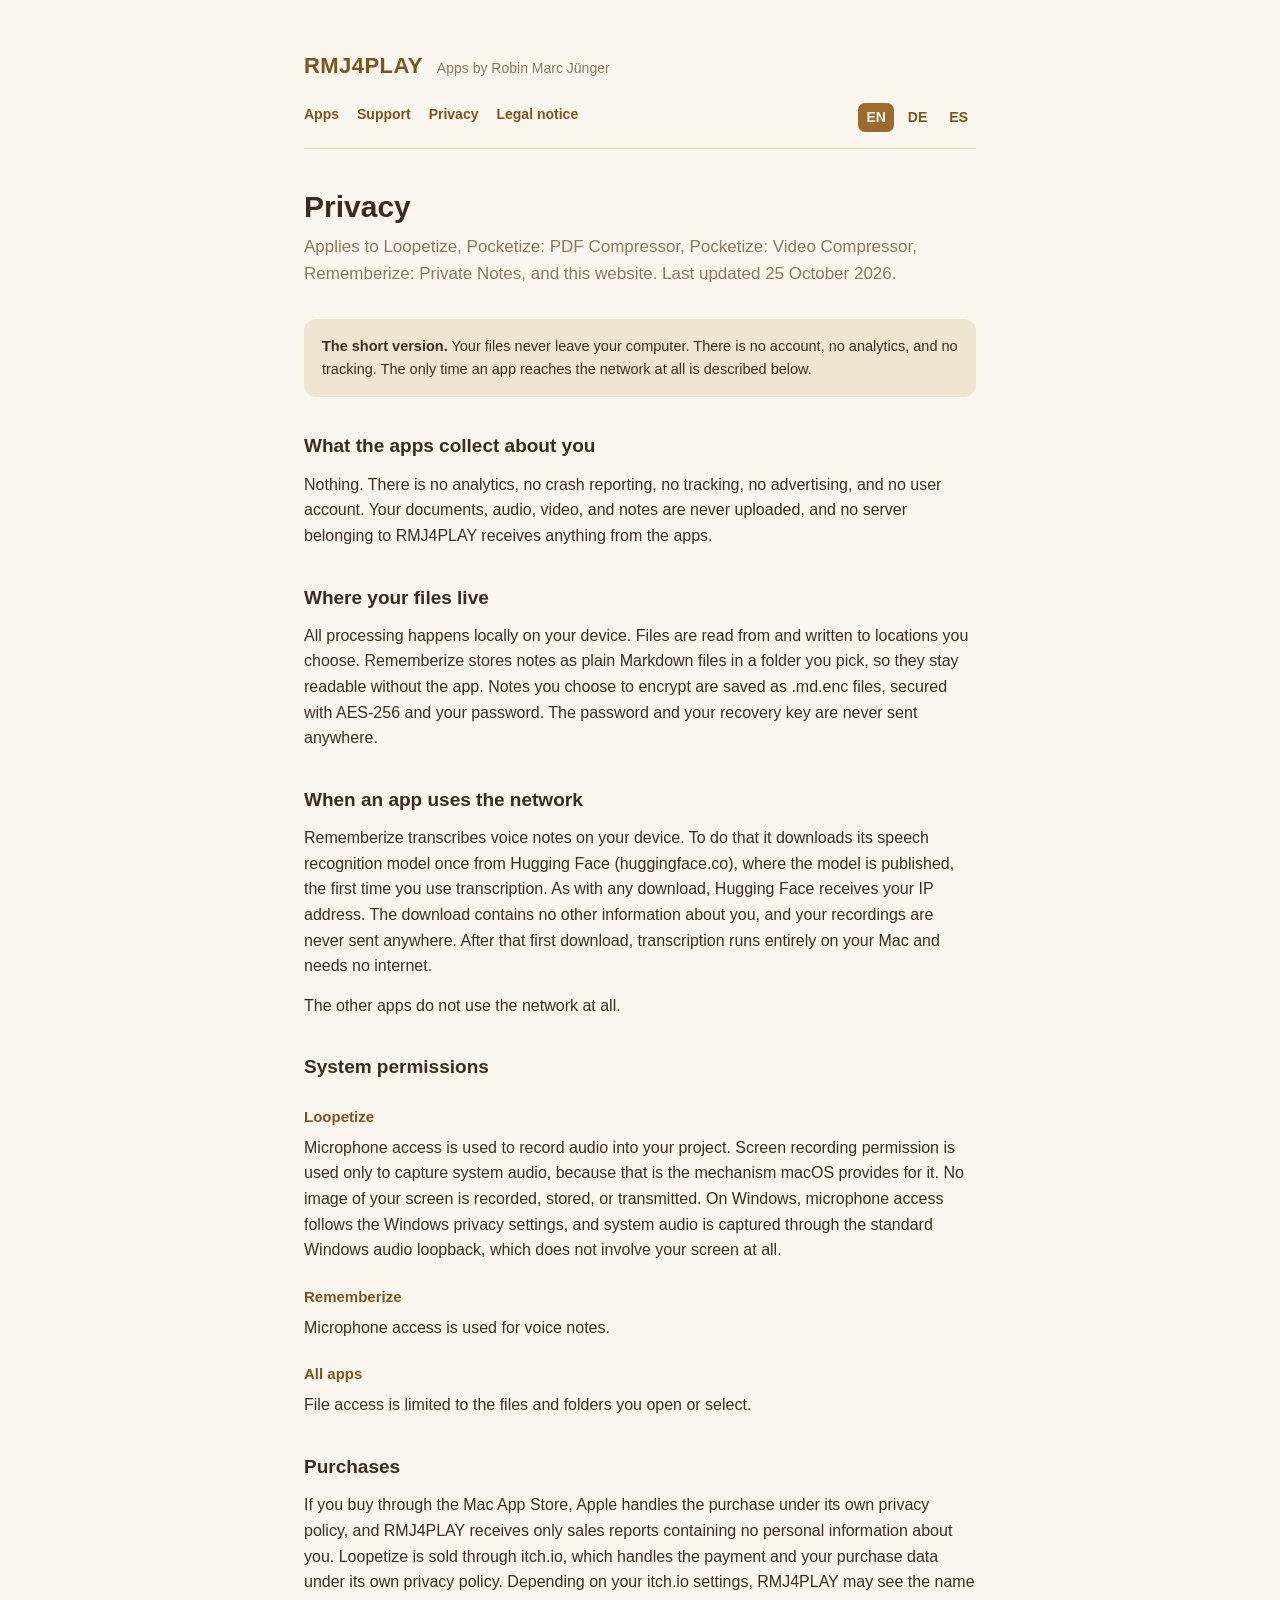
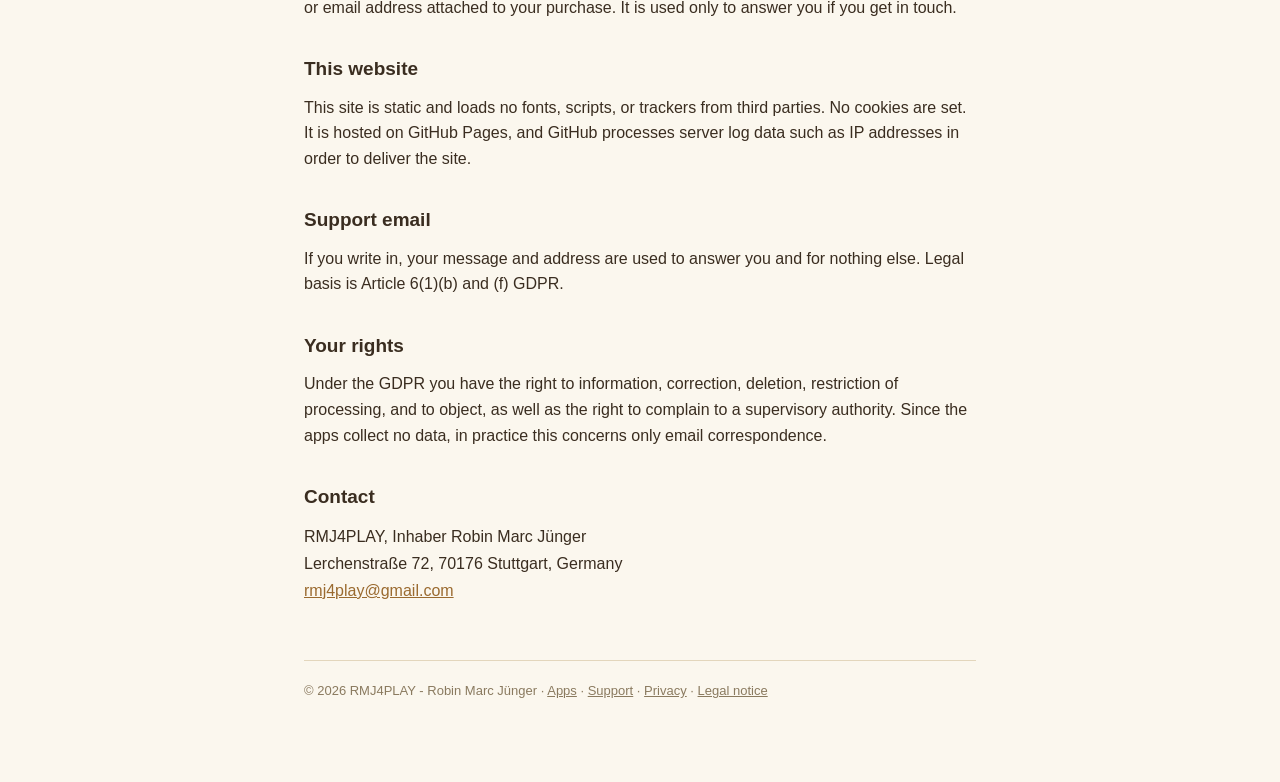
<file: privacy.html>
<!DOCTYPE html>
<html lang="en">
<head>
<meta charset="UTF-8">
<meta name="viewport" content="width=device-width, initial-scale=1">
<title>Privacy, RMJ4PLAY</title>
<link rel="stylesheet" href="style.css">
</head>
<body>
<div class="wrap">

  <header class="site">
    <a class="brand" href="index.html">RMJ4PLAY</a>
    <span class="tagline">Apps by Robin Marc Jünger</span>
  </header>

  <nav class="site">
    <a href="index.html">Apps</a>
    <a href="support.html">Support</a>
    <a href="privacy.html">Privacy</a>
    <a href="imprint.html">Legal notice</a>
    <span class="langswitch">
      <a href="privacy.html" class="active">EN</a>
      <a href="privacy-de.html">DE</a>
      <a href="privacy-es.html">ES</a>
    </span>
  </nav>

  <h1>Privacy</h1>
  <p class="lede">
    Applies to Loopetize, Pocketize: PDF Compressor, Pocketize: Video
    Compressor, Rememberize: Private
    Notes, and this website. Last updated 25 October 2026.
  </p>

  <div class="note">
    <strong>The short version.</strong> Your files never leave your computer. There
    is no account, no analytics, and no tracking. The only time an app reaches
    the network at all is described below.
  </div>

  <h2>What the apps collect about you</h2>
  <p>
    Nothing. There is no analytics, no crash reporting, no tracking, no
    advertising, and no user account. Your documents, audio, video, and notes
    are never uploaded, and no server belonging to RMJ4PLAY receives anything
    from the apps.
  </p>

  <h2>Where your files live</h2>
  <p>
    All processing happens locally on your device. Files are read from and
    written to locations you choose. Rememberize stores notes as plain Markdown
    files in a folder you pick, so they stay readable without the app. Notes
    you choose to encrypt are saved as .md.enc files, secured with AES-256 and
    your password. The password and your recovery key are never sent
    anywhere.
  </p>

  <h2>When an app uses the network</h2>
  <p>
    Rememberize transcribes voice notes on your device. To do that it downloads
    its speech recognition model once from Hugging Face (huggingface.co), where
    the model is published, the first time you use transcription. As with any
    download, Hugging Face receives your IP address. The download contains no
    other information about you, and your recordings are never sent anywhere. After that first download,
    transcription runs entirely on your Mac and needs no internet.
  </p>
  <p>
    The other apps do not use the network at all.
  </p>

  <h2>System permissions</h2>
  <h3>Loopetize</h3>
  <p>
    Microphone access is used to record audio into your project. Screen
    recording permission is used only to capture system audio, because that is
    the mechanism macOS provides for it. No image of your screen is recorded,
    stored, or transmitted. On Windows, microphone access follows the Windows
    privacy settings, and system audio is captured through the standard
    Windows audio loopback, which does not involve your screen at all.
  </p>
  <h3>Rememberize</h3>
  <p>
    Microphone access is used for voice notes.
  </p>
  <h3>All apps</h3>
  <p>
    File access is limited to the files and folders you open or select.
  </p>

  <h2>Purchases</h2>
  <p>
    If you buy through the Mac App Store, Apple handles the purchase under its
    own privacy policy, and RMJ4PLAY receives only sales reports containing no
    personal information about you. Loopetize is sold through itch.io, which
    handles the payment and your purchase data under its own privacy policy.
    Depending on your itch.io settings, RMJ4PLAY may see the name or email
    address attached to your purchase. It is used only to answer you if you
    get in touch.
  </p>

  <h2>This website</h2>
  <p>
    This site is static and loads no fonts, scripts, or trackers from third
    parties. No cookies are set. It is hosted on GitHub Pages, and GitHub
    processes server log data such as IP addresses in order to deliver the
    site.
  </p>

  <h2>Support email</h2>
  <p>
    If you write in, your message and address are used to answer you and for
    nothing else. Legal basis is Article 6(1)(b) and (f) GDPR.
  </p>

  <h2>Your rights</h2>
  <p>
    Under the GDPR you have the right to information, correction, deletion,
    restriction of processing, and to object, as well as the right to complain
    to a supervisory authority. Since the apps collect no data, in practice
    this concerns only email correspondence.
  </p>

  <h2>Contact</h2>
  <address>
    RMJ4PLAY, Inhaber Robin Marc Jünger<br>
    Lerchenstraße 72, 70176 Stuttgart, Germany<br>
    <a href="mailto:rmj4play@gmail.com">rmj4play@gmail.com</a>
  </address>

  <footer class="site">
    © 2026 RMJ4PLAY - Robin Marc Jünger ·
    <a href="index.html">Apps</a> ·
    <a href="support.html">Support</a> ·
    <a href="privacy.html">Privacy</a> ·
    <a href="imprint.html">Legal notice</a>
  </footer>

</div>
</body>
</html>
</file>
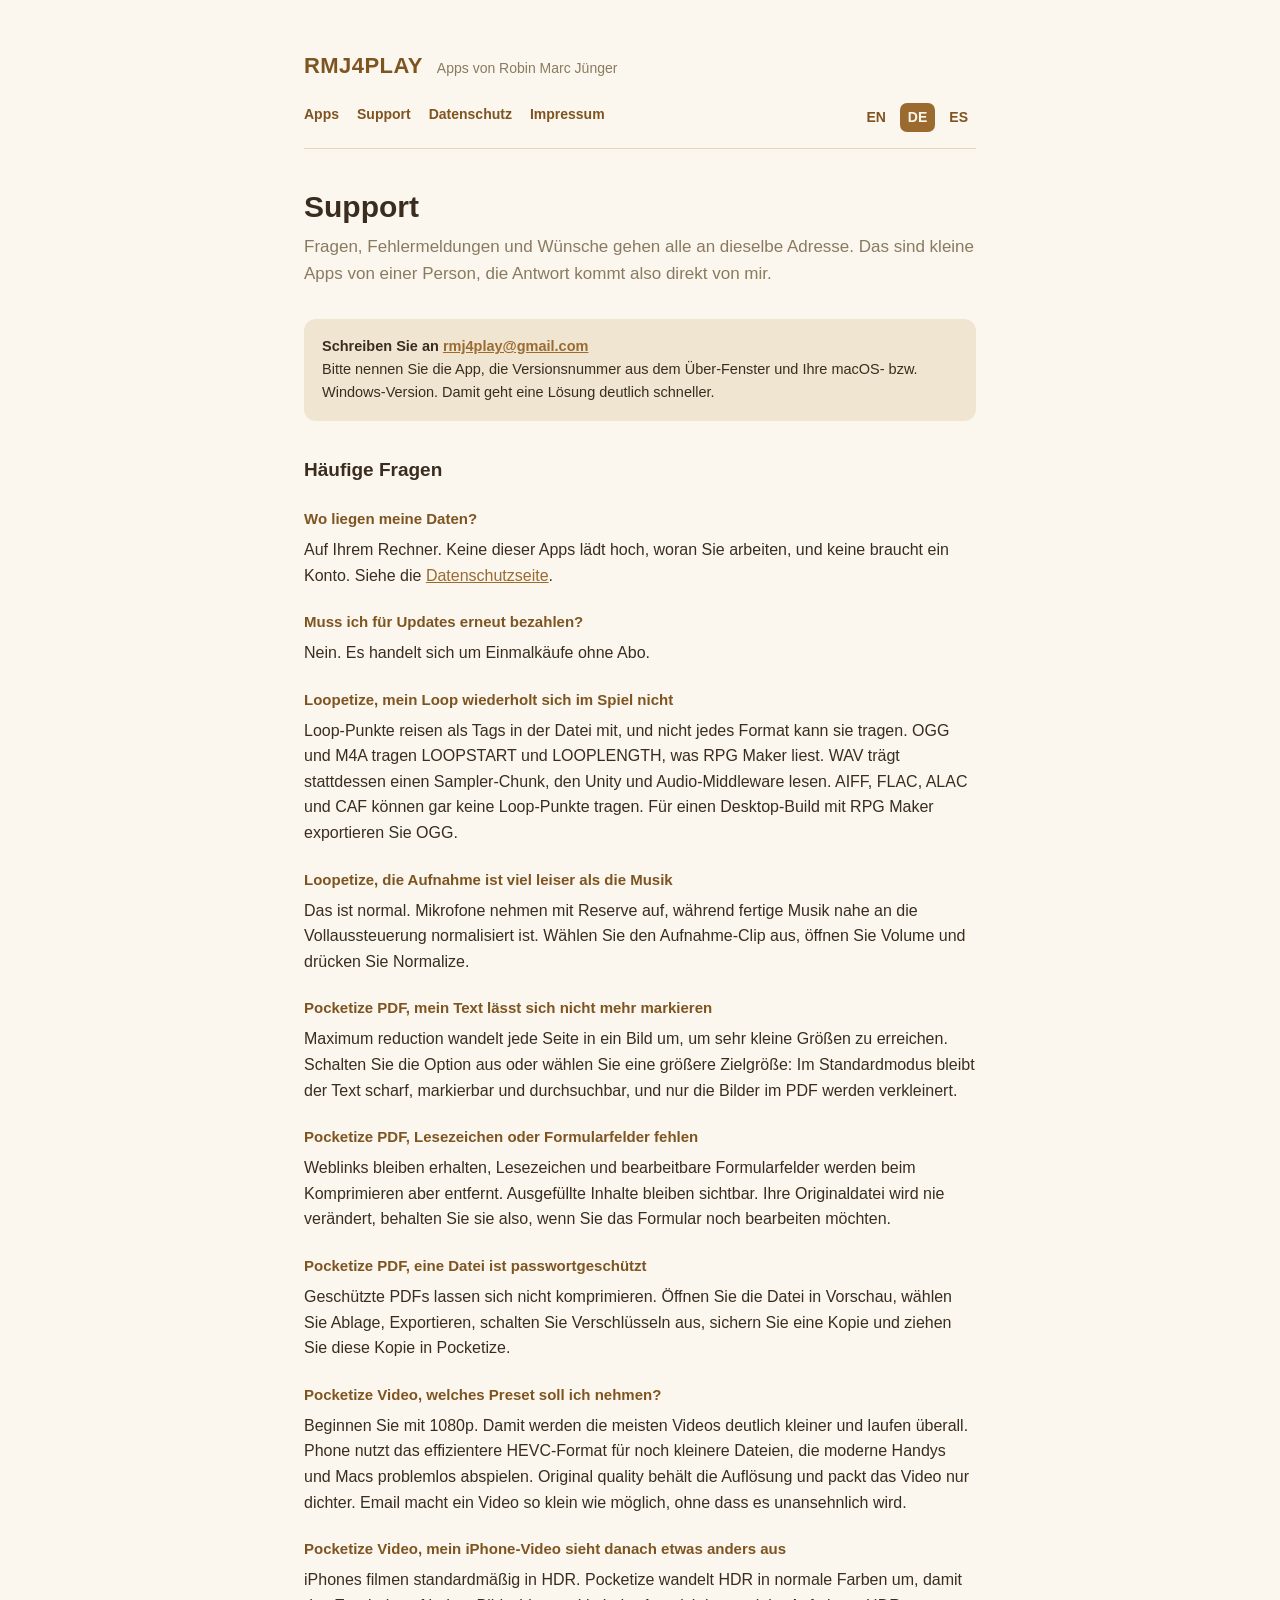
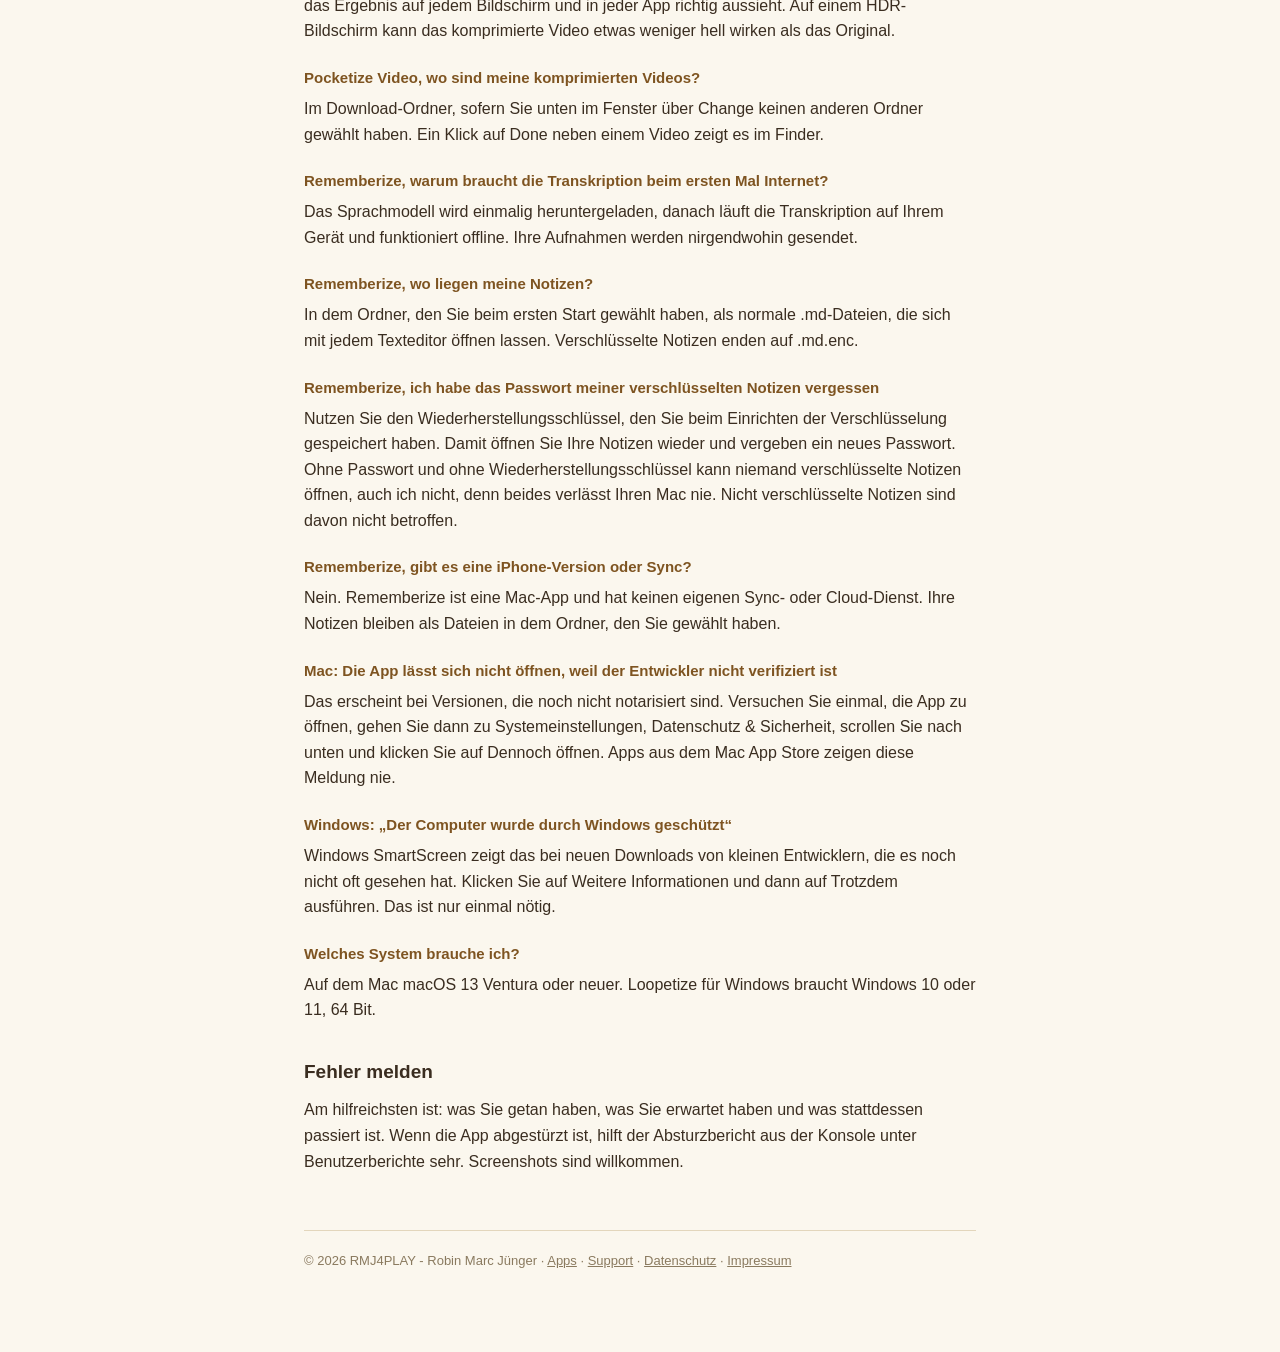
<file: support-de.html>
<!DOCTYPE html>
<html lang="de">
<head>
<meta charset="UTF-8">
<meta name="viewport" content="width=device-width, initial-scale=1">
<title>Support, RMJ4PLAY</title>
<link rel="stylesheet" href="style.css">
</head>
<body>
<div class="wrap">

  <header class="site">
    <a class="brand" href="index-de.html">RMJ4PLAY</a>
    <span class="tagline">Apps von Robin Marc Jünger</span>
  </header>

  <nav class="site">
    <a href="index-de.html">Apps</a>
    <a href="support-de.html">Support</a>
    <a href="privacy-de.html">Datenschutz</a>
    <a href="impressum.html">Impressum</a>
    <span class="langswitch">
      <a href="support.html">EN</a>
      <a href="support-de.html" class="active">DE</a>
      <a href="support-es.html">ES</a>
    </span>
  </nav>

  <h1>Support</h1>
  <p class="lede">
    Fragen, Fehlermeldungen und Wünsche gehen alle an dieselbe Adresse. Das
    sind kleine Apps von einer Person, die Antwort kommt also direkt von mir.
  </p>

  <div class="note">
    <strong>Schreiben Sie an <a href="mailto:rmj4play@gmail.com">rmj4play@gmail.com</a></strong><br>
    Bitte nennen Sie die App, die Versionsnummer aus dem Über-Fenster und Ihre
    macOS- bzw. Windows-Version. Damit geht eine Lösung deutlich schneller.
  </div>

  <h2>Häufige Fragen</h2>

  <h3>Wo liegen meine Daten?</h3>
  <p>
    Auf Ihrem Rechner. Keine dieser Apps lädt hoch, woran Sie arbeiten, und keine
    braucht ein Konto. Siehe die <a href="privacy-de.html">Datenschutzseite</a>.
  </p>

  <h3>Muss ich für Updates erneut bezahlen?</h3>
  <p>
    Nein. Es handelt sich um Einmalkäufe ohne Abo.
  </p>

  <h3>Loopetize, mein Loop wiederholt sich im Spiel nicht</h3>
  <p>
    Loop-Punkte reisen als Tags in der Datei mit, und nicht jedes Format kann
    sie tragen. OGG und M4A tragen LOOPSTART und LOOPLENGTH, was RPG Maker
    liest. WAV trägt stattdessen einen Sampler-Chunk, den Unity und
    Audio-Middleware lesen. AIFF, FLAC, ALAC und CAF können gar keine
    Loop-Punkte tragen. Für einen Desktop-Build mit RPG Maker exportieren Sie
    OGG.
  </p>

  <h3>Loopetize, die Aufnahme ist viel leiser als die Musik</h3>
  <p>
    Das ist normal. Mikrofone nehmen mit Reserve auf, während fertige Musik
    nahe an die Vollaussteuerung normalisiert ist. Wählen Sie den
    Aufnahme-Clip aus, öffnen Sie Volume und drücken Sie Normalize.
  </p>

  <h3>Pocketize PDF, mein Text lässt sich nicht mehr markieren</h3>
  <p>
    Maximum reduction wandelt jede Seite in ein Bild um, um sehr kleine
    Größen zu erreichen. Schalten Sie die Option aus oder wählen Sie eine
    größere Zielgröße: Im Standardmodus bleibt der Text scharf, markierbar und
    durchsuchbar, und nur die Bilder im PDF werden verkleinert.
  </p>

  <h3>Pocketize PDF, Lesezeichen oder Formularfelder fehlen</h3>
  <p>
    Weblinks bleiben erhalten, Lesezeichen und bearbeitbare Formularfelder
    werden beim Komprimieren aber entfernt. Ausgefüllte Inhalte bleiben
    sichtbar. Ihre Originaldatei wird nie verändert, behalten Sie sie also,
    wenn Sie das Formular noch bearbeiten möchten.
  </p>

  <h3>Pocketize PDF, eine Datei ist passwortgeschützt</h3>
  <p>
    Geschützte PDFs lassen sich nicht komprimieren. Öffnen Sie die Datei in
    Vorschau, wählen Sie Ablage, Exportieren, schalten Sie Verschlüsseln aus,
    sichern Sie eine Kopie und ziehen Sie diese Kopie in Pocketize.
  </p>

  <h3>Pocketize Video, welches Preset soll ich nehmen?</h3>
  <p>
    Beginnen Sie mit 1080p. Damit werden die meisten Videos deutlich kleiner
    und laufen überall. Phone nutzt das effizientere HEVC-Format für noch
    kleinere Dateien, die moderne Handys und Macs problemlos abspielen.
    Original quality behält die Auflösung und packt das Video nur dichter.
    Email macht ein Video so klein wie möglich, ohne dass es unansehnlich wird.
  </p>

  <h3>Pocketize Video, mein iPhone-Video sieht danach etwas anders aus</h3>
  <p>
    iPhones filmen standardmäßig in HDR. Pocketize wandelt HDR in normale
    Farben um, damit das Ergebnis auf jedem Bildschirm und in jeder App richtig
    aussieht. Auf einem HDR-Bildschirm kann das komprimierte Video etwas
    weniger hell wirken als das Original.
  </p>

  <h3>Pocketize Video, wo sind meine komprimierten Videos?</h3>
  <p>
    Im Download-Ordner, sofern Sie unten im Fenster über Change keinen anderen
    Ordner gewählt haben. Ein Klick auf Done neben einem Video zeigt es im
    Finder.
  </p>

  <h3>Rememberize, warum braucht die Transkription beim ersten Mal Internet?</h3>
  <p>
    Das Sprachmodell wird einmalig heruntergeladen, danach läuft die
    Transkription auf Ihrem Gerät und funktioniert offline. Ihre Aufnahmen
    werden nirgendwohin gesendet.
  </p>

  <h3>Rememberize, wo liegen meine Notizen?</h3>
  <p>
    In dem Ordner, den Sie beim ersten Start gewählt haben, als normale
    .md-Dateien, die sich mit jedem Texteditor öffnen lassen. Verschlüsselte
    Notizen enden auf .md.enc.
  </p>

  <h3>Rememberize, ich habe das Passwort meiner verschlüsselten Notizen vergessen</h3>
  <p>
    Nutzen Sie den Wiederherstellungsschlüssel, den Sie beim Einrichten der
    Verschlüsselung gespeichert haben. Damit öffnen Sie Ihre Notizen wieder und
    vergeben ein neues Passwort. Ohne Passwort und ohne
    Wiederherstellungsschlüssel kann niemand verschlüsselte Notizen öffnen, auch
    ich nicht, denn beides verlässt Ihren Mac nie. Nicht verschlüsselte Notizen
    sind davon nicht betroffen.
  </p>

  <h3>Rememberize, gibt es eine iPhone-Version oder Sync?</h3>
  <p>
    Nein. Rememberize ist eine Mac-App und hat keinen eigenen Sync- oder
    Cloud-Dienst. Ihre Notizen bleiben als Dateien in dem Ordner, den Sie
    gewählt haben.
  </p>

  <h3>Mac: Die App lässt sich nicht öffnen, weil der Entwickler nicht verifiziert ist</h3>
  <p>
    Das erscheint bei Versionen, die noch nicht notarisiert sind. Versuchen Sie
    einmal, die App zu öffnen, gehen Sie dann zu Systemeinstellungen,
    Datenschutz &amp; Sicherheit, scrollen Sie nach unten und klicken Sie auf
    Dennoch öffnen. Apps aus dem Mac App Store zeigen diese Meldung nie.
  </p>

  <h3>Windows: „Der Computer wurde durch Windows geschützt“</h3>
  <p>
    Windows SmartScreen zeigt das bei neuen Downloads von kleinen Entwicklern,
    die es noch nicht oft gesehen hat. Klicken Sie auf Weitere Informationen
    und dann auf Trotzdem ausführen. Das ist nur einmal nötig.
  </p>

  <h3>Welches System brauche ich?</h3>
  <p>
    Auf dem Mac macOS 13 Ventura oder neuer. Loopetize für Windows braucht
    Windows 10 oder 11, 64 Bit.
  </p>

  <h2>Fehler melden</h2>
  <p>
    Am hilfreichsten ist: was Sie getan haben, was Sie erwartet haben und was
    stattdessen passiert ist. Wenn die App abgestürzt ist, hilft der
    Absturzbericht aus der Konsole unter Benutzerberichte sehr. Screenshots
    sind willkommen.
  </p>

  <footer class="site">
    © 2026 RMJ4PLAY - Robin Marc Jünger ·
    <a href="index-de.html">Apps</a> ·
    <a href="support-de.html">Support</a> ·
    <a href="privacy-de.html">Datenschutz</a> ·
    <a href="impressum.html">Impressum</a>
  </footer>

</div>
</body>
</html>
</file>
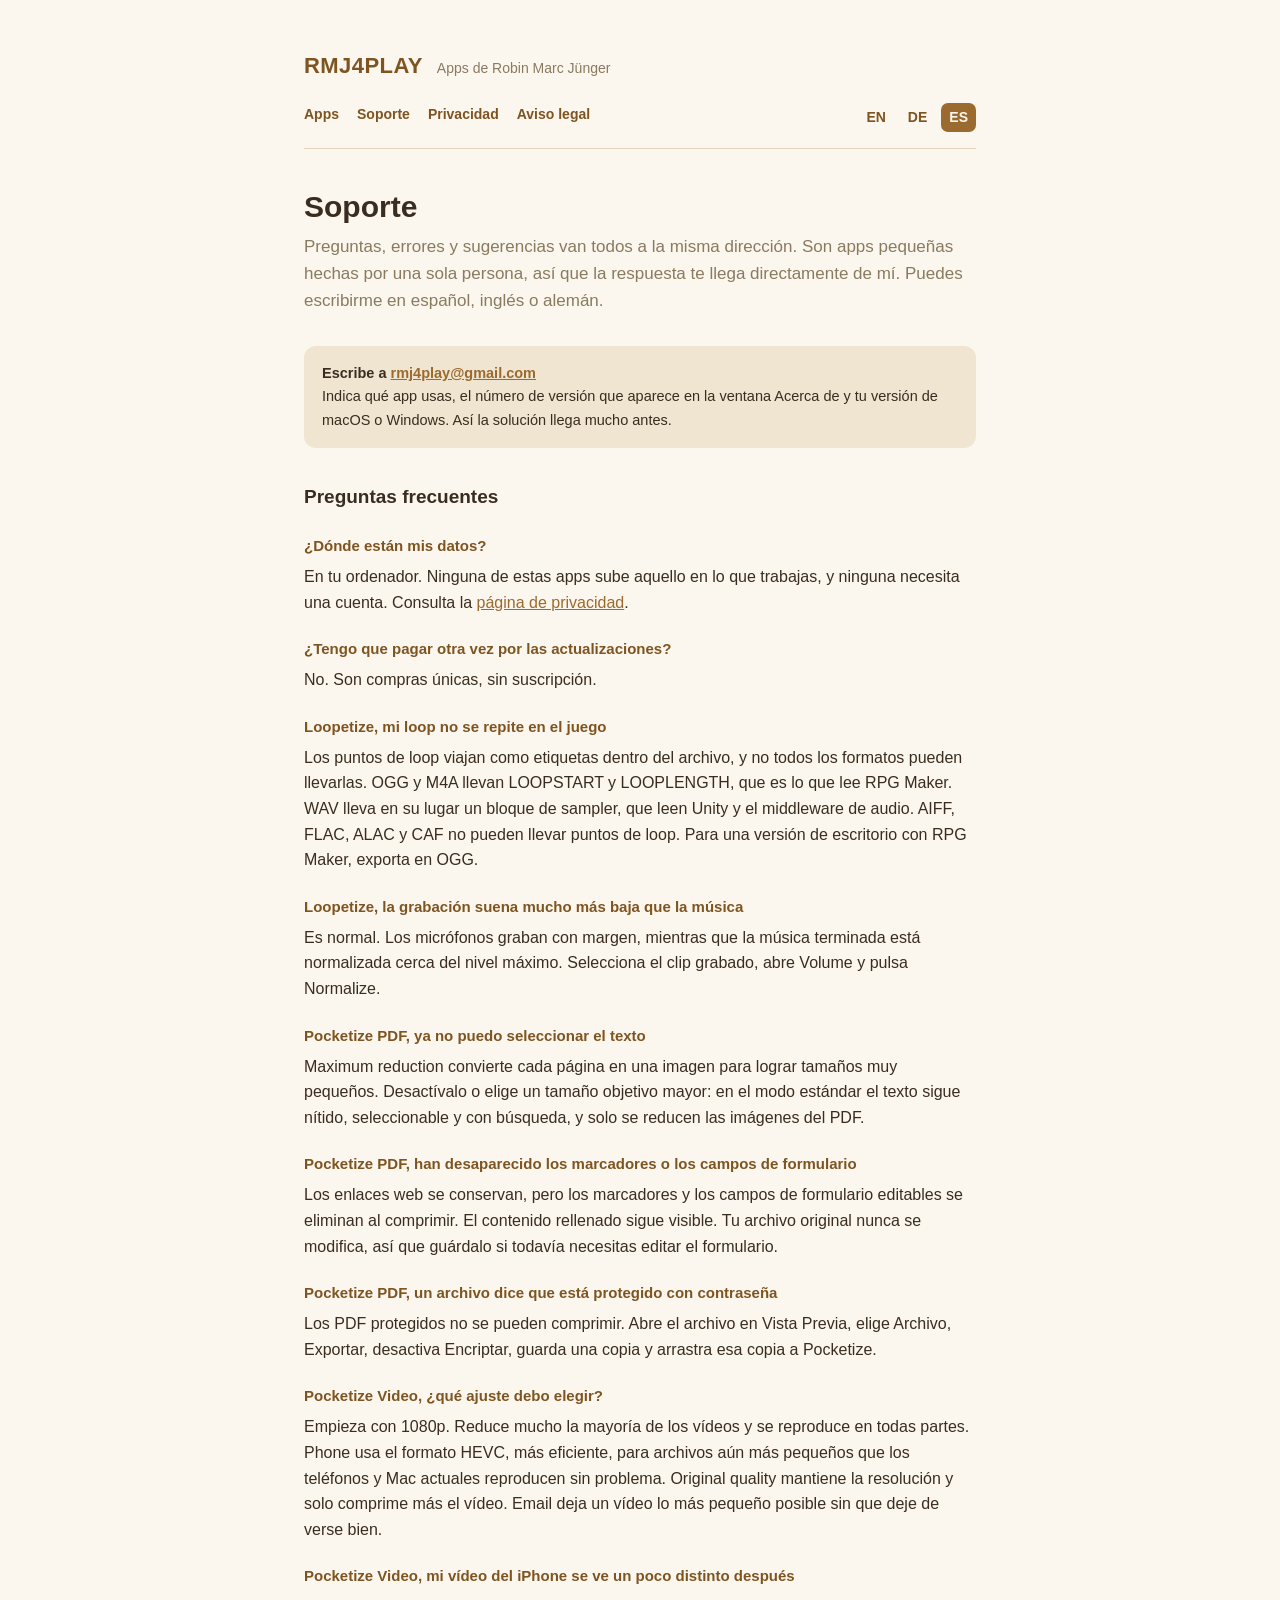
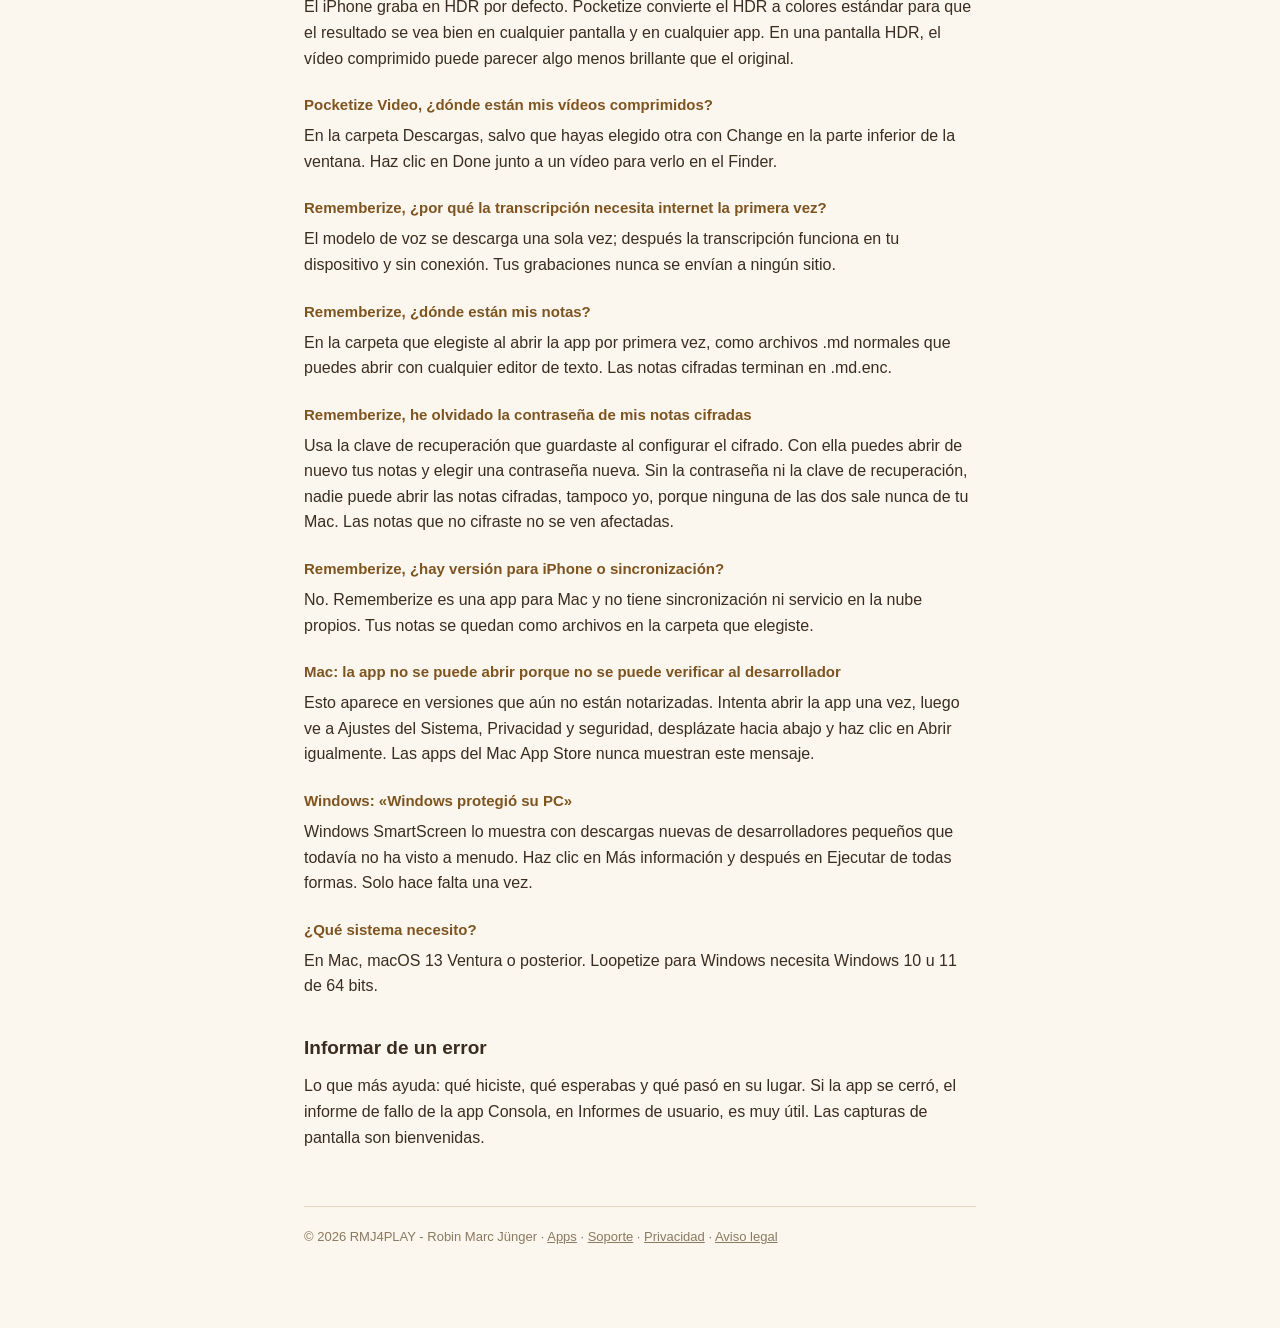
<file: support-es.html>
<!DOCTYPE html>
<html lang="es">
<head>
<meta charset="UTF-8">
<meta name="viewport" content="width=device-width, initial-scale=1">
<title>Soporte, RMJ4PLAY</title>
<link rel="stylesheet" href="style.css">
</head>
<body>
<div class="wrap">

  <header class="site">
    <a class="brand" href="index-es.html">RMJ4PLAY</a>
    <span class="tagline">Apps de Robin Marc Jünger</span>
  </header>

  <nav class="site">
    <a href="index-es.html">Apps</a>
    <a href="support-es.html">Soporte</a>
    <a href="privacy-es.html">Privacidad</a>
    <a href="aviso-legal.html">Aviso legal</a>
    <span class="langswitch">
      <a href="support.html">EN</a>
      <a href="support-de.html">DE</a>
      <a href="support-es.html" class="active">ES</a>
    </span>
  </nav>

  <h1>Soporte</h1>
  <p class="lede">
    Preguntas, errores y sugerencias van todos a la misma dirección. Son apps
    pequeñas hechas por una sola persona, así que la respuesta te llega
    directamente de mí. Puedes escribirme en español, inglés o alemán.
  </p>

  <div class="note">
    <strong>Escribe a <a href="mailto:rmj4play@gmail.com">rmj4play@gmail.com</a></strong><br>
    Indica qué app usas, el número de versión que aparece en la ventana
    Acerca de y tu versión de macOS o Windows. Así la solución llega mucho
    antes.
  </div>

  <h2>Preguntas frecuentes</h2>

  <h3>¿Dónde están mis datos?</h3>
  <p>
    En tu ordenador. Ninguna de estas apps sube aquello en lo que trabajas, y
    ninguna necesita una cuenta. Consulta la
    <a href="privacy-es.html">página de privacidad</a>.
  </p>

  <h3>¿Tengo que pagar otra vez por las actualizaciones?</h3>
  <p>
    No. Son compras únicas, sin suscripción.
  </p>

  <h3>Loopetize, mi loop no se repite en el juego</h3>
  <p>
    Los puntos de loop viajan como etiquetas dentro del archivo, y no todos los
    formatos pueden llevarlas. OGG y M4A llevan LOOPSTART y LOOPLENGTH, que es
    lo que lee RPG Maker. WAV lleva en su lugar un bloque de sampler, que leen
    Unity y el middleware de audio. AIFF, FLAC, ALAC y CAF no pueden llevar
    puntos de loop. Para una versión de escritorio con RPG Maker, exporta en
    OGG.
  </p>

  <h3>Loopetize, la grabación suena mucho más baja que la música</h3>
  <p>
    Es normal. Los micrófonos graban con margen, mientras que la música
    terminada está normalizada cerca del nivel máximo. Selecciona el clip
    grabado, abre Volume y pulsa Normalize.
  </p>

  <h3>Pocketize PDF, ya no puedo seleccionar el texto</h3>
  <p>
    Maximum reduction convierte cada página en una imagen para lograr tamaños
    muy pequeños. Desactívalo o elige un tamaño objetivo mayor: en el modo
    estándar el texto sigue nítido, seleccionable y con búsqueda, y solo se
    reducen las imágenes del PDF.
  </p>

  <h3>Pocketize PDF, han desaparecido los marcadores o los campos de formulario</h3>
  <p>
    Los enlaces web se conservan, pero los marcadores y los campos de
    formulario editables se eliminan al comprimir. El contenido rellenado sigue
    visible. Tu archivo original nunca se modifica, así que guárdalo si todavía
    necesitas editar el formulario.
  </p>

  <h3>Pocketize PDF, un archivo dice que está protegido con contraseña</h3>
  <p>
    Los PDF protegidos no se pueden comprimir. Abre el archivo en Vista
    Previa, elige Archivo, Exportar, desactiva Encriptar, guarda una copia y
    arrastra esa copia a Pocketize.
  </p>

  <h3>Pocketize Video, ¿qué ajuste debo elegir?</h3>
  <p>
    Empieza con 1080p. Reduce mucho la mayoría de los vídeos y se reproduce en
    todas partes. Phone usa el formato HEVC, más eficiente, para archivos aún
    más pequeños que los teléfonos y Mac actuales reproducen sin problema.
    Original quality mantiene la resolución y solo comprime más el vídeo.
    Email deja un vídeo lo más pequeño posible sin que deje de verse bien.
  </p>

  <h3>Pocketize Video, mi vídeo del iPhone se ve un poco distinto después</h3>
  <p>
    El iPhone graba en HDR por defecto. Pocketize convierte el HDR a colores
    estándar para que el resultado se vea bien en cualquier pantalla y en
    cualquier app. En una pantalla HDR, el vídeo comprimido puede parecer algo
    menos brillante que el original.
  </p>

  <h3>Pocketize Video, ¿dónde están mis vídeos comprimidos?</h3>
  <p>
    En la carpeta Descargas, salvo que hayas elegido otra con Change en la
    parte inferior de la ventana. Haz clic en Done junto a un vídeo para verlo
    en el Finder.
  </p>

  <h3>Rememberize, ¿por qué la transcripción necesita internet la primera vez?</h3>
  <p>
    El modelo de voz se descarga una sola vez; después la transcripción
    funciona en tu dispositivo y sin conexión. Tus grabaciones nunca se envían
    a ningún sitio.
  </p>

  <h3>Rememberize, ¿dónde están mis notas?</h3>
  <p>
    En la carpeta que elegiste al abrir la app por primera vez, como archivos
    .md normales que puedes abrir con cualquier editor de texto. Las notas
    cifradas terminan en .md.enc.
  </p>

  <h3>Rememberize, he olvidado la contraseña de mis notas cifradas</h3>
  <p>
    Usa la clave de recuperación que guardaste al configurar el cifrado. Con
    ella puedes abrir de nuevo tus notas y elegir una contraseña nueva. Sin la
    contraseña ni la clave de recuperación, nadie puede abrir las notas
    cifradas, tampoco yo, porque ninguna de las dos sale nunca de tu Mac. Las
    notas que no cifraste no se ven afectadas.
  </p>

  <h3>Rememberize, ¿hay versión para iPhone o sincronización?</h3>
  <p>
    No. Rememberize es una app para Mac y no tiene sincronización ni servicio
    en la nube propios. Tus notas se quedan como archivos en la carpeta que
    elegiste.
  </p>

  <h3>Mac: la app no se puede abrir porque no se puede verificar al desarrollador</h3>
  <p>
    Esto aparece en versiones que aún no están notarizadas. Intenta abrir la
    app una vez, luego ve a Ajustes del Sistema, Privacidad y seguridad,
    desplázate hacia abajo y haz clic en Abrir igualmente. Las apps del Mac App
    Store nunca muestran este mensaje.
  </p>

  <h3>Windows: «Windows protegió su PC»</h3>
  <p>
    Windows SmartScreen lo muestra con descargas nuevas de desarrolladores
    pequeños que todavía no ha visto a menudo. Haz clic en Más información y
    después en Ejecutar de todas formas. Solo hace falta una vez.
  </p>

  <h3>¿Qué sistema necesito?</h3>
  <p>
    En Mac, macOS 13 Ventura o posterior. Loopetize para Windows necesita
    Windows 10 u 11 de 64 bits.
  </p>

  <h2>Informar de un error</h2>
  <p>
    Lo que más ayuda: qué hiciste, qué esperabas y qué pasó en su lugar. Si la
    app se cerró, el informe de fallo de la app Consola, en Informes de
    usuario, es muy útil. Las capturas de pantalla son bienvenidas.
  </p>

  <footer class="site">
    © 2026 RMJ4PLAY - Robin Marc Jünger ·
    <a href="index-es.html">Apps</a> ·
    <a href="support-es.html">Soporte</a> ·
    <a href="privacy-es.html">Privacidad</a> ·
    <a href="aviso-legal.html">Aviso legal</a>
  </footer>

</div>
</body>
</html>
</file>
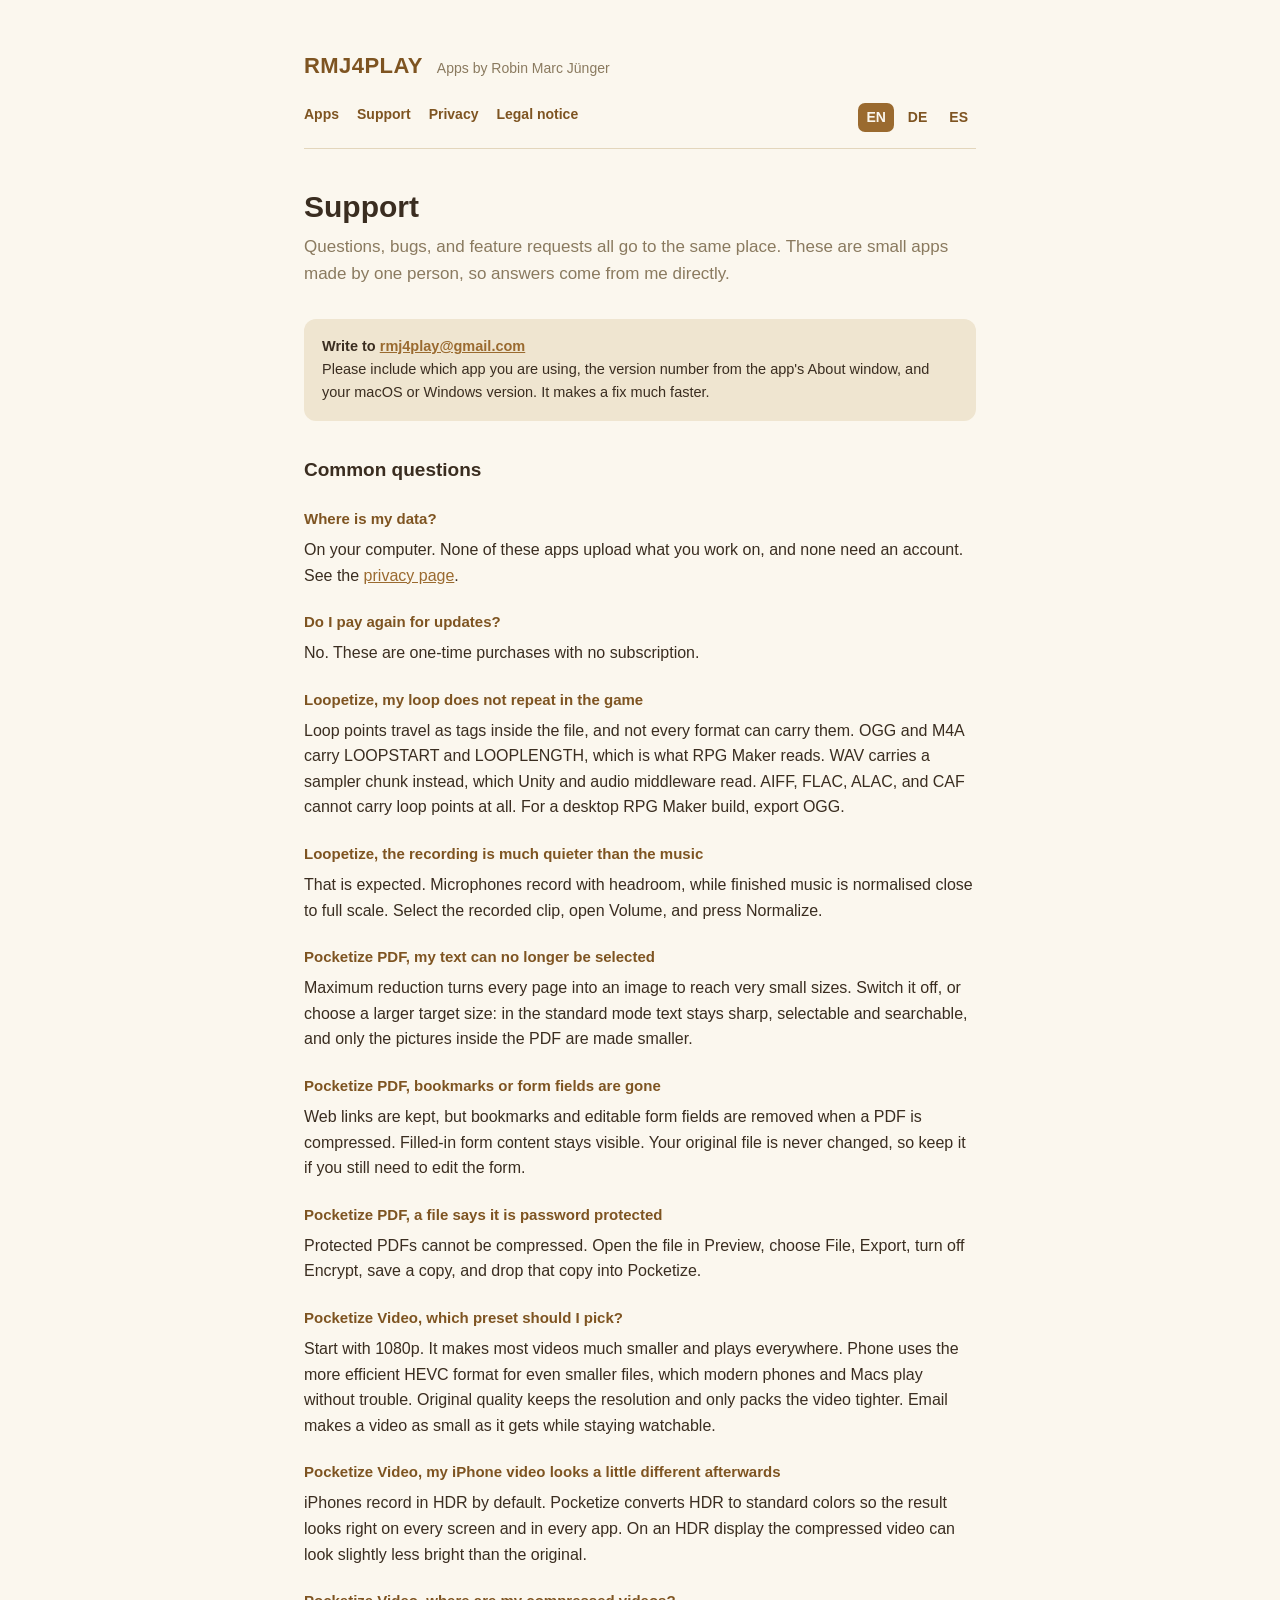
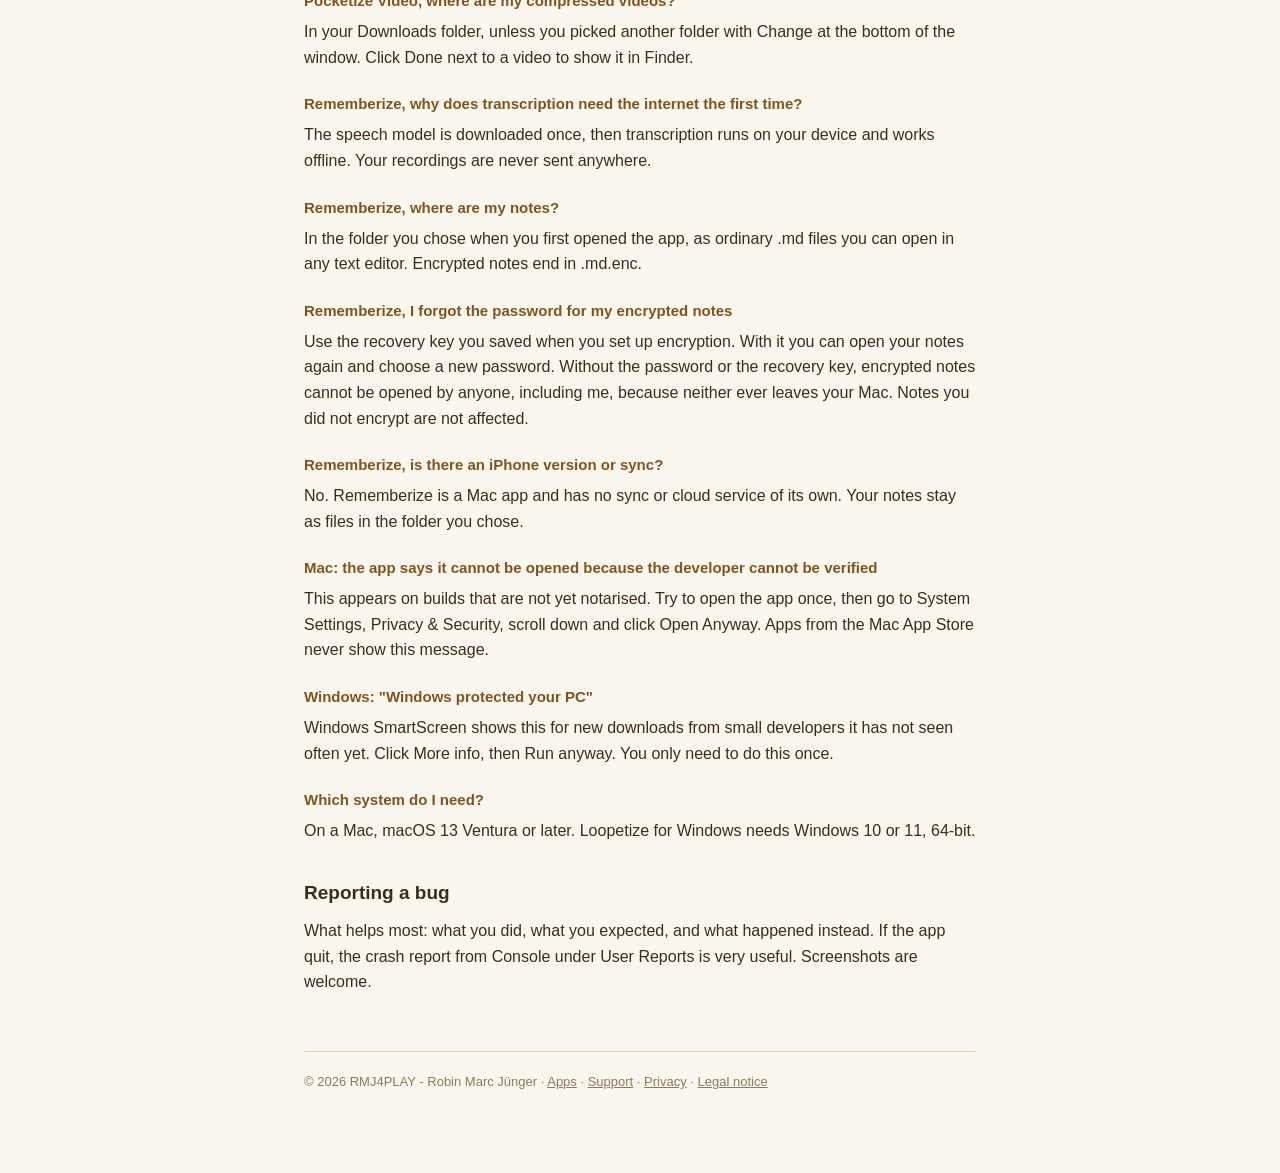
<file: support.html>
<!DOCTYPE html>
<html lang="en">
<head>
<meta charset="UTF-8">
<meta name="viewport" content="width=device-width, initial-scale=1">
<title>Support, RMJ4PLAY</title>
<link rel="stylesheet" href="style.css">
</head>
<body>
<div class="wrap">

  <header class="site">
    <a class="brand" href="index.html">RMJ4PLAY</a>
    <span class="tagline">Apps by Robin Marc Jünger</span>
  </header>

  <nav class="site">
    <a href="index.html">Apps</a>
    <a href="support.html">Support</a>
    <a href="privacy.html">Privacy</a>
    <a href="imprint.html">Legal notice</a>
    <span class="langswitch">
      <a href="support.html" class="active">EN</a>
      <a href="support-de.html">DE</a>
      <a href="support-es.html">ES</a>
    </span>
  </nav>

  <h1>Support</h1>
  <p class="lede">
    Questions, bugs, and feature requests all go to the same place. These are
    small apps made by one person, so answers come from me directly.
  </p>

  <div class="note">
    <strong>Write to <a href="mailto:rmj4play@gmail.com">rmj4play@gmail.com</a></strong><br>
    Please include which app you are using, the version number from the app's
    About window, and your macOS or Windows version. It makes a fix much faster.
  </div>

  <h2>Common questions</h2>

  <h3>Where is my data?</h3>
  <p>
    On your computer. None of these apps upload what you work on, and none need an
    account. See the <a href="privacy.html">privacy page</a>.
  </p>

  <h3>Do I pay again for updates?</h3>
  <p>
    No. These are one-time purchases with no subscription.
  </p>

  <h3>Loopetize, my loop does not repeat in the game</h3>
  <p>
    Loop points travel as tags inside the file, and not every format can carry
    them. OGG and M4A carry LOOPSTART and LOOPLENGTH, which is what RPG Maker
    reads. WAV carries a sampler chunk instead, which Unity and audio
    middleware read. AIFF, FLAC, ALAC, and CAF cannot carry loop points at all.
    For a desktop RPG Maker build, export OGG.
  </p>

  <h3>Loopetize, the recording is much quieter than the music</h3>
  <p>
    That is expected. Microphones record with headroom, while finished music is
    normalised close to full scale. Select the recorded clip, open Volume, and
    press Normalize.
  </p>

  <h3>Pocketize PDF, my text can no longer be selected</h3>
  <p>
    Maximum reduction turns every page into an image to reach very small
    sizes. Switch it off, or choose a larger target size: in the standard mode
    text stays sharp, selectable and searchable, and only the pictures inside
    the PDF are made smaller.
  </p>

  <h3>Pocketize PDF, bookmarks or form fields are gone</h3>
  <p>
    Web links are kept, but bookmarks and editable form fields are removed
    when a PDF is compressed. Filled-in form content stays visible. Your
    original file is never changed, so keep it if you still need to edit the
    form.
  </p>

  <h3>Pocketize PDF, a file says it is password protected</h3>
  <p>
    Protected PDFs cannot be compressed. Open the file in Preview, choose File,
    Export, turn off Encrypt, save a copy, and drop that copy into Pocketize.
  </p>

  <h3>Pocketize Video, which preset should I pick?</h3>
  <p>
    Start with 1080p. It makes most videos much smaller and plays everywhere.
    Phone uses the more efficient HEVC format for even smaller files, which
    modern phones and Macs play without trouble. Original quality keeps the
    resolution and only packs the video tighter. Email makes a video as small
    as it gets while staying watchable.
  </p>

  <h3>Pocketize Video, my iPhone video looks a little different afterwards</h3>
  <p>
    iPhones record in HDR by default. Pocketize converts HDR to standard colors
    so the result looks right on every screen and in every app. On an HDR
    display the compressed video can look slightly less bright than the
    original.
  </p>

  <h3>Pocketize Video, where are my compressed videos?</h3>
  <p>
    In your Downloads folder, unless you picked another folder with Change at
    the bottom of the window. Click Done next to a video to show it in Finder.
  </p>

  <h3>Rememberize, why does transcription need the internet the first time?</h3>
  <p>
    The speech model is downloaded once, then transcription runs on your device
    and works offline. Your recordings are never sent anywhere.
  </p>

  <h3>Rememberize, where are my notes?</h3>
  <p>
    In the folder you chose when you first opened the app, as ordinary .md
    files you can open in any text editor. Encrypted notes end in .md.enc.
  </p>

  <h3>Rememberize, I forgot the password for my encrypted notes</h3>
  <p>
    Use the recovery key you saved when you set up encryption. With it you can
    open your notes again and choose a new password. Without the password or
    the recovery key, encrypted notes cannot be opened by anyone, including me,
    because neither ever leaves your Mac. Notes you did not encrypt are not
    affected.
  </p>

  <h3>Rememberize, is there an iPhone version or sync?</h3>
  <p>
    No. Rememberize is a Mac app and has no sync or cloud service of its own.
    Your notes stay as files in the folder you chose.
  </p>

  <h3>Mac: the app says it cannot be opened because the developer cannot be verified</h3>
  <p>
    This appears on builds that are not yet notarised. Try to open the app
    once, then go to System Settings, Privacy &amp; Security, scroll down and
    click Open Anyway. Apps from the Mac App Store never show this message.
  </p>

  <h3>Windows: "Windows protected your PC"</h3>
  <p>
    Windows SmartScreen shows this for new downloads from small developers it
    has not seen often yet. Click More info, then Run anyway. You only need to
    do this once.
  </p>

  <h3>Which system do I need?</h3>
  <p>
    On a Mac, macOS 13 Ventura or later. Loopetize for Windows needs Windows 10
    or 11, 64-bit.
  </p>

  <h2>Reporting a bug</h2>
  <p>
    What helps most: what you did, what you expected, and what happened
    instead. If the app quit, the crash report from Console under User Reports
    is very useful. Screenshots are welcome.
  </p>

  <footer class="site">
    © 2026 RMJ4PLAY - Robin Marc Jünger ·
    <a href="index.html">Apps</a> ·
    <a href="support.html">Support</a> ·
    <a href="privacy.html">Privacy</a> ·
    <a href="imprint.html">Legal notice</a>
  </footer>

</div>
</body>
</html>
</file>
<file: style.css>
/* RMJ4PLAY site styles.
   Self contained on purpose: no fonts, scripts, or trackers are loaded from
   anywhere, so the site itself collects nothing. */

:root {
  --paper: #FBF7EE;
  --paper-card: #F6EFE0;
  --paper-deep: #EFE5D0;
  --gold: #9A6A2F;
  --gold-soft: #C89B5E;
  --ink: #3A2D20;
  --bronze: #7E5421;
  --olive: #6C6F44;
  --line: #E3D6BC;
  --muted: #8A7A5F;
}

* { box-sizing: border-box; }

body {
  margin: 0;
  background: var(--paper);
  color: var(--ink);
  font-family: -apple-system, BlinkMacSystemFont, "Segoe UI", Roboto, sans-serif;
  line-height: 1.6;
  -webkit-font-smoothing: antialiased;
}

.wrap {
  max-width: 720px;
  margin: 0 auto;
  padding: 48px 24px 80px;
}

header.site {
  display: flex;
  align-items: baseline;
  gap: 14px;
  flex-wrap: wrap;
  margin-bottom: 8px;
}

.brand {
  font-size: 22px;
  font-weight: 700;
  letter-spacing: 0.02em;
  color: var(--bronze);
  text-decoration: none;
}

.tagline {
  color: var(--muted);
  font-size: 14px;
}

nav.site {
  margin: 20px 0 40px;
  padding-bottom: 16px;
  border-bottom: 1px solid var(--line);
  display: flex;
  gap: 18px;
  flex-wrap: wrap;
}

nav.site a {
  color: var(--bronze);
  text-decoration: none;
  font-size: 14px;
  font-weight: 600;
}

nav.site a:hover { color: var(--gold); text-decoration: underline; }

h1 {
  font-size: 30px;
  line-height: 1.2;
  margin: 0 0 8px;
  font-weight: 700;
}

h2 {
  font-size: 19px;
  margin: 34px 0 10px;
  font-weight: 700;
}

h3 {
  font-size: 15px;
  margin: 22px 0 6px;
  font-weight: 700;
  color: var(--bronze);
}

p { margin: 0 0 14px; }

.lede {
  font-size: 17px;
  color: var(--muted);
  margin-bottom: 32px;
}

a { color: var(--gold); }

.apps { display: grid; gap: 14px; margin: 28px 0 8px; }

.app {
  background: var(--paper-card);
  border: 1px solid var(--line);
  border-radius: 14px;
  padding: 18px 20px;
}

.app h2 { margin: 0 0 4px; font-size: 18px; }

.app p { margin: 0; color: var(--muted); font-size: 14.5px; }

.app p.get { margin-top: 10px; color: var(--ink); font-size: 14px; }
.app p.get a { font-weight: 600; }

.platform {
  display: inline-block;
  font-size: 11px;
  font-weight: 600;
  letter-spacing: 0.04em;
  color: var(--bronze);
  border: 1px solid var(--line);
  border-radius: 999px;
  padding: 2px 8px;
  margin-left: 6px;
  vertical-align: 2px;
}

.badge {
  display: inline-block;
  font-size: 11px;
  font-weight: 700;
  letter-spacing: 0.06em;
  text-transform: uppercase;
  color: var(--olive);
  background: rgba(108, 111, 68, 0.12);
  border-radius: 999px;
  padding: 3px 9px;
  margin-left: 8px;
  vertical-align: 2px;
}

.note {
  background: var(--paper-deep);
  border-radius: 12px;
  padding: 16px 18px;
  margin: 24px 0;
  font-size: 14.5px;
}

address {
  font-style: normal;
  line-height: 1.7;
}

.lang {
  font-size: 12px;
  letter-spacing: 0.1em;
  text-transform: uppercase;
  color: var(--muted);
  margin: 36px 0 10px;
  padding-top: 20px;
  border-top: 1px solid var(--line);
}

footer.site {
  margin-top: 56px;
  padding-top: 20px;
  border-top: 1px solid var(--line);
  font-size: 13px;
  color: var(--muted);
}

footer.site a { color: var(--muted); }

@media (prefers-color-scheme: dark) {
  :root {
    --paper: #23201B;
    --paper-card: #2C2820;
    --paper-deep: #332E25;
    --ink: #EFE6D6;
    --bronze: #D4A868;
    --line: #453D30;
    --muted: #A2957E;
    --gold: #D9A55F;
  }
}

/* Language switch, top right. Text rather than flags: a language is not a
   country, and German is not only spoken in Germany. */
.langswitch {
  margin-left: auto;
  display: flex;
  gap: 6px;
  align-items: center;
  font-size: 13px;
}

.langswitch a {
  color: var(--muted);
  text-decoration: none;
  padding: 3px 8px;
  border-radius: 7px;
  font-weight: 600;
}

.langswitch a:hover { color: var(--bronze); background: var(--paper-deep); }

.langswitch a.active {
  color: var(--paper);
  background: var(--gold);
}

@media (prefers-color-scheme: dark) {
  .langswitch a.active { color: #23201B; }
}
</file>
